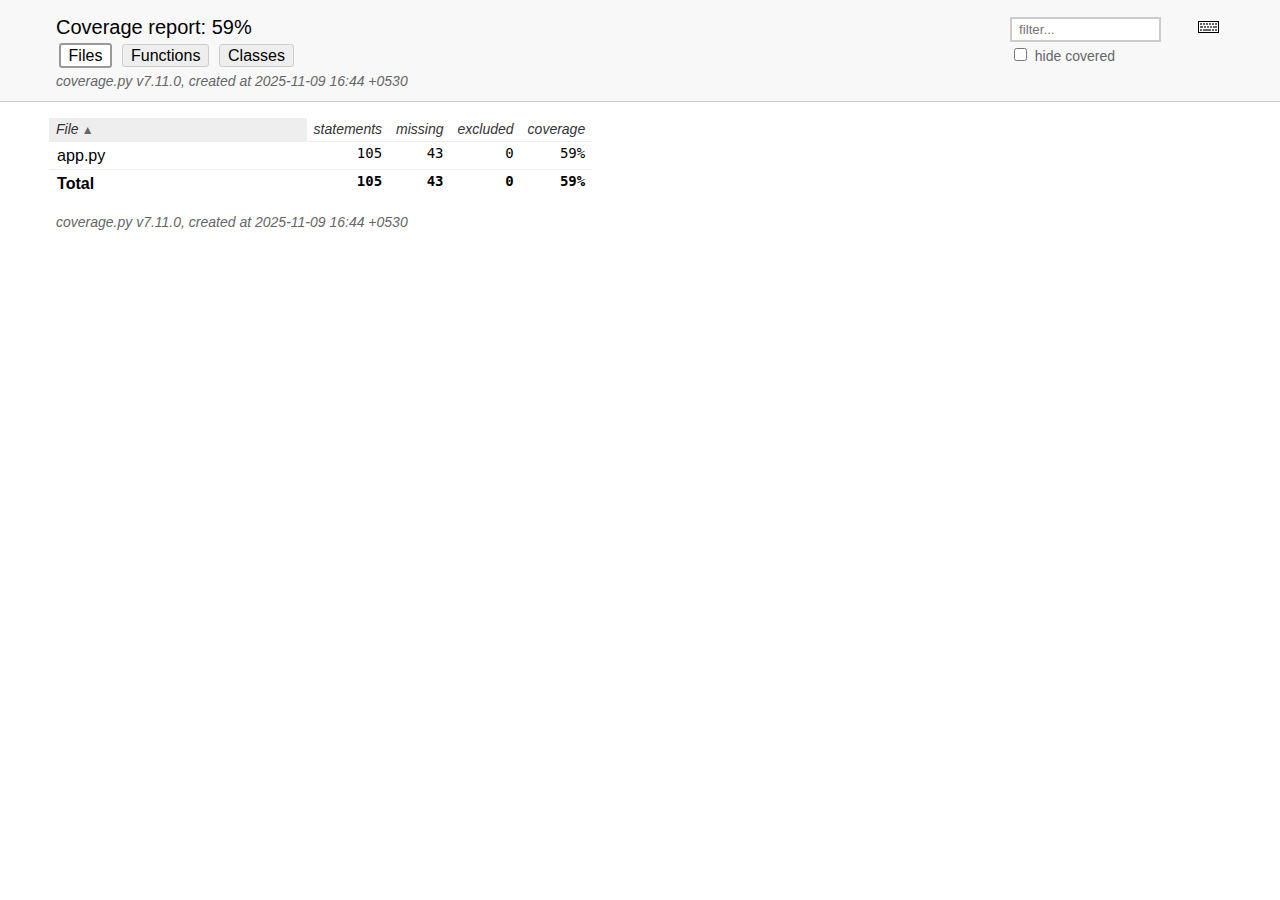
<file: htmlcov/index.html>
<!DOCTYPE html>
<html lang="en">
<head>
    <meta http-equiv="Content-Type" content="text/html; charset=utf-8">
    <title>Coverage report</title>
    <link rel="icon" sizes="32x32" href="favicon_32_cb_58284776.png">
    <link rel="stylesheet" href="style_cb_dca529e9.css" type="text/css">
    <script src="coverage_html_cb_497bf287.js" defer></script>
</head>
<body class="indexfile">
<header>
    <div class="content">
        <h1>Coverage report:
            <span class="pc_cov">59%</span>
        </h1>
        <aside id="help_panel_wrapper">
            <input id="help_panel_state" type="checkbox">
            <label for="help_panel_state">
                <img id="keyboard_icon" src="keybd_closed_cb_ce680311.png" alt="Show/hide keyboard shortcuts">
            </label>
            <div id="help_panel">
                <p class="legend">Shortcuts on this page</p>
                <div class="keyhelp">
                    <p>
                        <kbd>f</kbd>
                        <kbd>s</kbd>
                        <kbd>m</kbd>
                        <kbd>x</kbd>
                        <kbd>c</kbd>
                        &nbsp; change column sorting
                    </p>
                    <p>
                        <kbd>[</kbd>
                        <kbd>]</kbd>
                        &nbsp; prev/next file
                    </p>
                    <p>
                        <kbd>?</kbd> &nbsp; show/hide this help
                    </p>
                </div>
            </div>
        </aside>
        <form id="filter_container">
            <input id="filter" type="text" value="" placeholder="filter...">
            <div>
                <input id="hide100" type="checkbox" >
                <label for="hide100">hide covered</label>
            </div>
        </form>
        <h2>
                <a class="button current">Files</a>
                <a class="button" href="function_index.html">Functions</a>
                <a class="button" href="class_index.html">Classes</a>
        </h2>
        <p class="text">
            <a class="nav" href="https://coverage.readthedocs.io/en/7.11.0">coverage.py v7.11.0</a>,
            created at 2025-11-09 16:44 +0530
        </p>
    </div>
</header>
<main id="index">
    <table class="index" data-sortable>
        <thead>
            <tr class="tablehead" title="Click to sort">
                <th id="file" class="name left" aria-sort="none" data-shortcut="f">File<span class="arrows"></span></th>
                <th id="statements" aria-sort="none" data-default-sort-order="descending" data-shortcut="s">statements<span class="arrows"></span></th>
                <th id="missing" aria-sort="none" data-default-sort-order="descending" data-shortcut="m">missing<span class="arrows"></span></th>
                <th id="excluded" aria-sort="none" data-default-sort-order="descending" data-shortcut="x">excluded<span class="arrows"></span></th>
                <th id="coverage" class="right" aria-sort="none" data-shortcut="c">coverage<span class="arrows"></span></th>
            </tr>
        </thead>
        <tbody>
            <tr class="region">
                <td class="name left"><a href="app_py.html">app.py</a></td>
                <td>105</td>
                <td>43</td>
                <td>0</td>
                <td class="right" data-ratio="62 105">59%</td>
            </tr>
        </tbody>
        <tfoot>
            <tr class="total">
                <td class="name left">Total</td>
                <td>105</td>
                <td>43</td>
                <td>0</td>
                <td class="right" data-ratio="62 105">59%</td>
            </tr>
        </tfoot>
    </table>
    <p id="no_rows">
        No items found using the specified filter.
    </p>
</main>
<footer>
    <div class="content">
        <p>
            <a class="nav" href="https://coverage.readthedocs.io/en/7.11.0">coverage.py v7.11.0</a>,
            created at 2025-11-09 16:44 +0530
        </p>
    </div>
    <aside class="hidden">
        <a id="prevFileLink" class="nav" href="app_py.html"></a>
        <a id="nextFileLink" class="nav" href="app_py.html"></a>
        <button type="button" class="button_prev_file" data-shortcut="["></button>
        <button type="button" class="button_next_file" data-shortcut="]"></button>
        <button type="button" class="button_show_hide_help" data-shortcut="?"></button>
    </aside>
</footer>
</body>
</html>
</file>
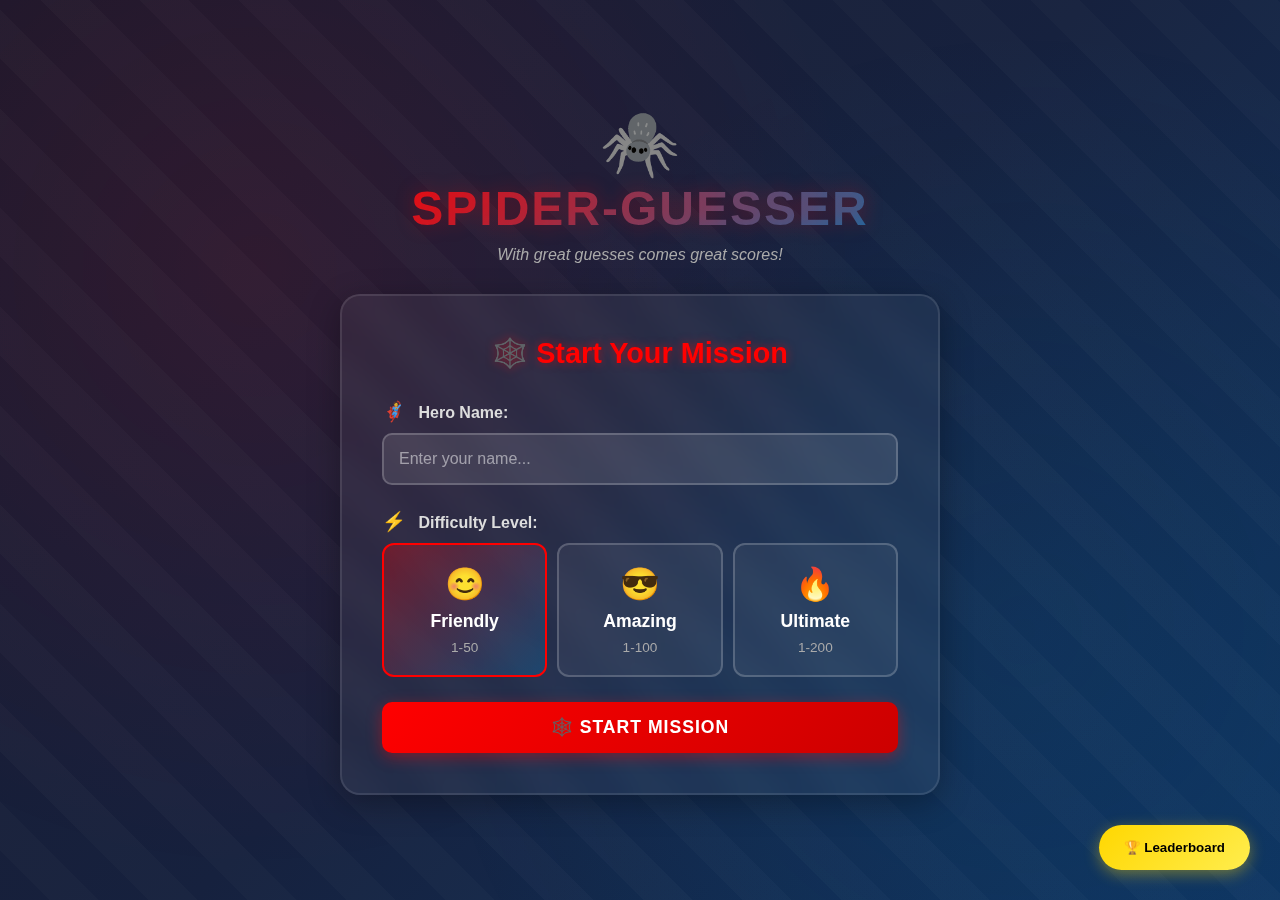
<file: templates/index.html>
<!DOCTYPE html>
<html lang="en">
<head>
    <meta charset="UTF-8">
    <meta name="viewport" content="width=device-width, initial-scale=1.0">
    <title>🕷️ Spider-Guesser | Number Guessing Game</title>
    <link rel="stylesheet" href="/static/css/style.css">
</head>
<body>
    <!-- Spider-web background effect -->
    <div class="web-background"></div>
    
    <!-- Main Container -->
    <div class="container">
        <!-- Header -->
        <header class="game-header">
            <div class="spider-logo">🕷️</div>
            <h1 class="game-title">SPIDER-GUESSER</h1>
            <p class="subtitle">With great guesses comes great scores!</p>
        </header>

        <!-- Game Setup Screen -->
        <div id="setupScreen" class="screen active">
            <div class="card">
                <h2>🕸️ Start Your Mission</h2>
                <form id="startGameForm">
                    <div class="form-group">
                        <label for="playerName">
                            <span class="label-icon">🦸</span>
                            Hero Name:
                        </label>
                        <input 
                            type="text" 
                            id="playerName" 
                            placeholder="Enter your name..." 
                            maxlength="20"
                            required
                        >
                    </div>

                    <div class="form-group">
                        <label>
                            <span class="label-icon">⚡</span>
                            Difficulty Level:
                        </label>
                        <div class="difficulty-buttons">
                            <button type="button" class="difficulty-btn active" data-difficulty="easy">
                                <span class="diff-emoji">😊</span>
                                <span class="diff-name">Friendly</span>
                                <span class="diff-range">1-50</span>
                            </button>
                            <button type="button" class="difficulty-btn" data-difficulty="medium">
                                <span class="diff-emoji">😎</span>
                                <span class="diff-name">Amazing</span>
                                <span class="diff-range">1-100</span>
                            </button>
                            <button type="button" class="difficulty-btn" data-difficulty="hard">
                                <span class="diff-emoji">🔥</span>
                                <span class="diff-name">Ultimate</span>
                                <span class="diff-range">1-200</span>
                            </button>
                        </div>
                    </div>

                    <button type="submit" class="btn btn-primary">
                        🕸️ Start Mission
                    </button>
                </form>
            </div>
        </div>

        <!-- Game Play Screen -->
        <div id="gameScreen" class="screen">
            <div class="card">
                <div class="game-info">
                    <div class="info-item">
                        <span class="info-label">🦸 Hero:</span>
                        <span id="displayPlayerName">-</span>
                    </div>
                    <div class="info-item">
                        <span class="info-label">⚡ Level:</span>
                        <span id="displayDifficulty">-</span>
                    </div>
                    <div class="info-item">
                        <span class="info-label">🎯 Range:</span>
                        <span id="displayRange">-</span>
                    </div>
                </div>

                <div class="attempts-tracker">
                    <span class="attempts-text">Web Shots Left:</span>
                    <div class="web-shots">
                        <span id="attemptsRemaining">0</span> / <span id="maxAttempts">0</span>
                    </div>
                </div>

                <form id="guessForm">
                    <div class="guess-input-group">
                        <input 
                            type="number" 
                            id="guessInput" 
                            placeholder="Enter your guess..."
                            required
                        >
                        <button type="submit" class="btn btn-guess">
                            🕸️ Shoot!
                        </button>
                    </div>
                </form>

                <div id="hintBox" class="hint-box hidden">
                    <div class="hint-icon">🕷️</div>
                    <div id="hintText" class="hint-text"></div>
                </div>

                <div id="guessList" class="guess-list"></div>
            </div>
        </div>

        <!-- Game Result Screen -->
        <div id="resultScreen" class="screen">
            <div class="card result-card">
                <div id="resultEmoji" class="result-emoji"></div>
                <h2 id="resultTitle" class="result-title"></h2>
                <div id="resultMessage" class="result-message"></div>
                
                <div id="scoreDisplay" class="score-display hidden">
                    <div class="score-label">Final Score</div>
                    <div id="finalScore" class="score-value">0</div>
                </div>

                <div class="result-stats">
                    <div class="stat-item">
                        <span class="stat-label">🎯 Target Number:</span>
                        <span id="targetNumber" class="stat-value">-</span>
                    </div>
                    <div class="stat-item">
                        <span class="stat-label">🕸️ Total Attempts:</span>
                        <span id="totalAttempts" class="stat-value">-</span>
                    </div>
                </div>

                <button class="btn btn-primary" onclick="restartGame()">
                    🔄 New Mission
                </button>
            </div>
        </div>

        <!-- Leaderboard Toggle -->
        <button class="leaderboard-toggle" onclick="toggleLeaderboard()">
            🏆 Leaderboard
        </button>

        <!-- Leaderboard Popup -->
        <div id="leaderboardPopup" class="popup hidden">
            <div class="popup-content">
                <button class="popup-close" onclick="toggleLeaderboard()">✖</button>
                <h2>🏆 Hall of Heroes</h2>
                <div id="leaderboardList" class="leaderboard-list">
                    <div class="loading">Loading...</div>
                </div>
            </div>
        </div>
    </div>

    <script src="/static/js/game.js"></script>
</body>
</html>
</file>
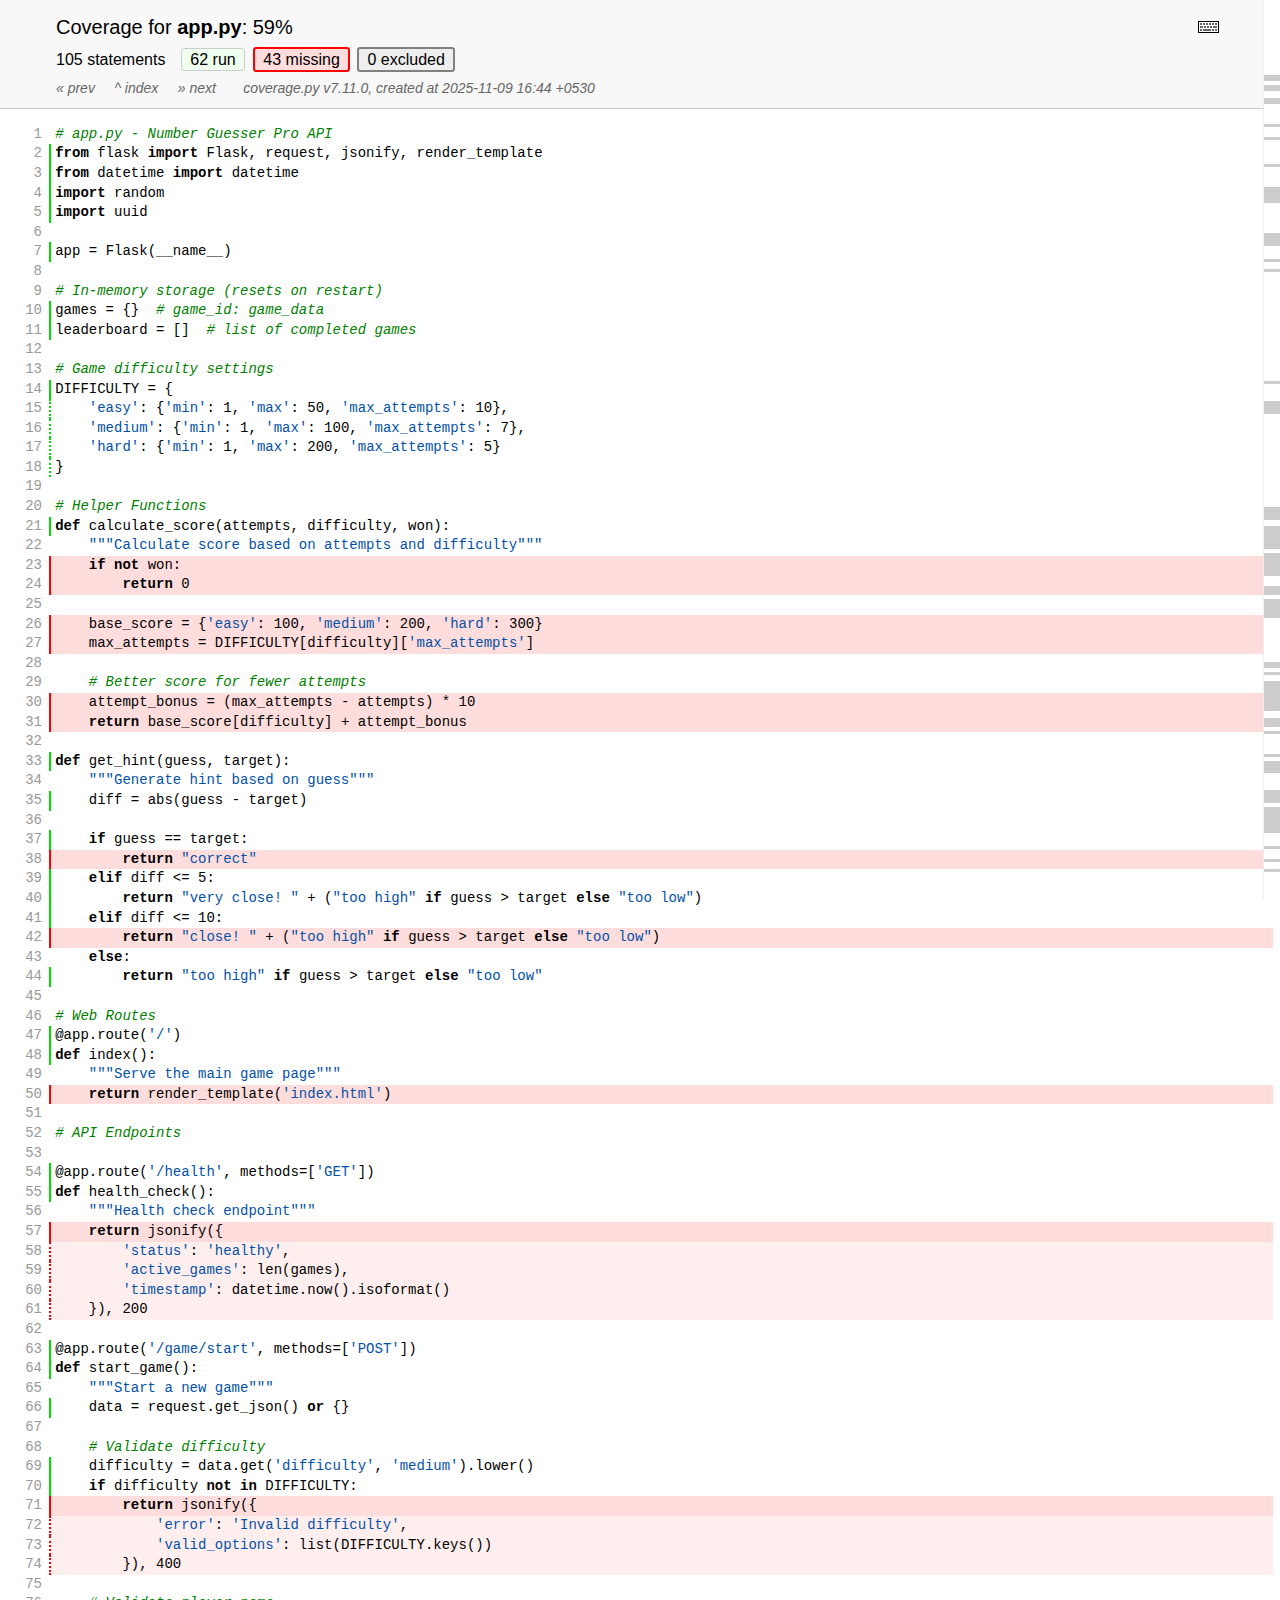
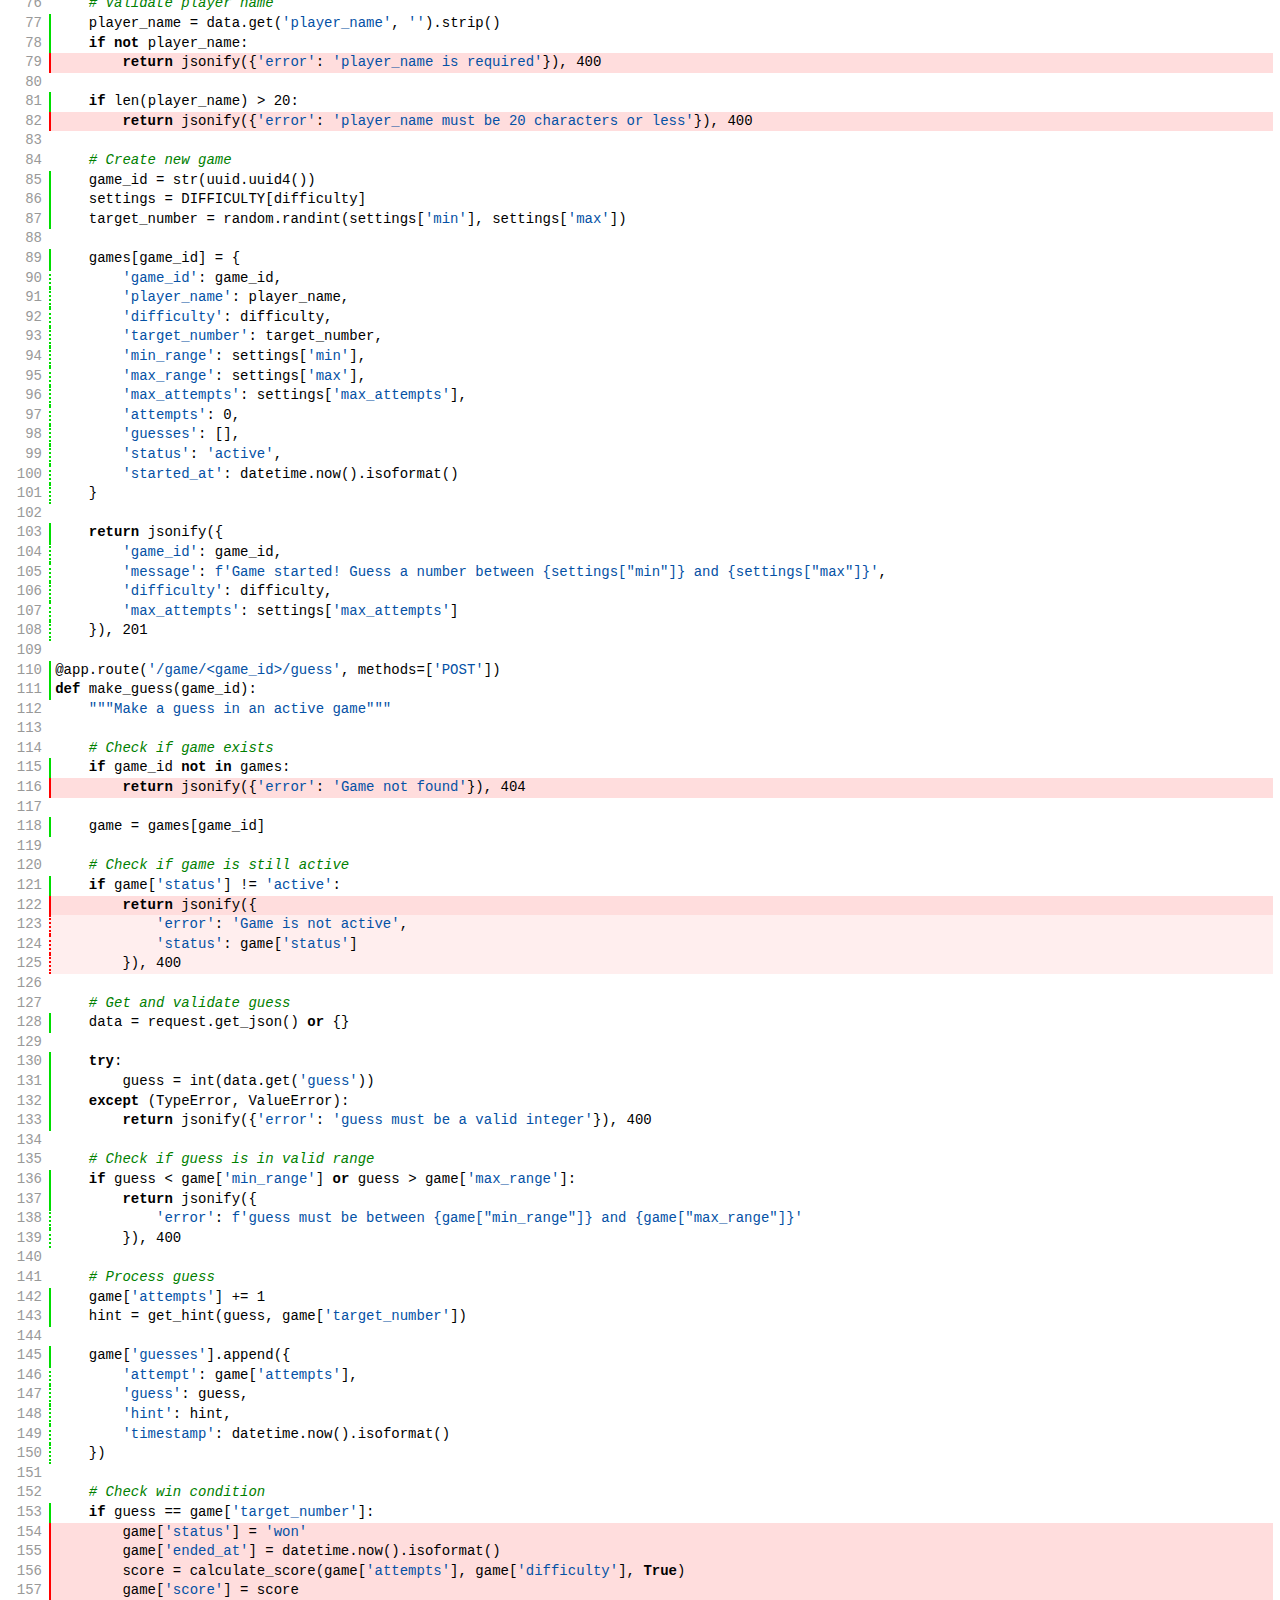
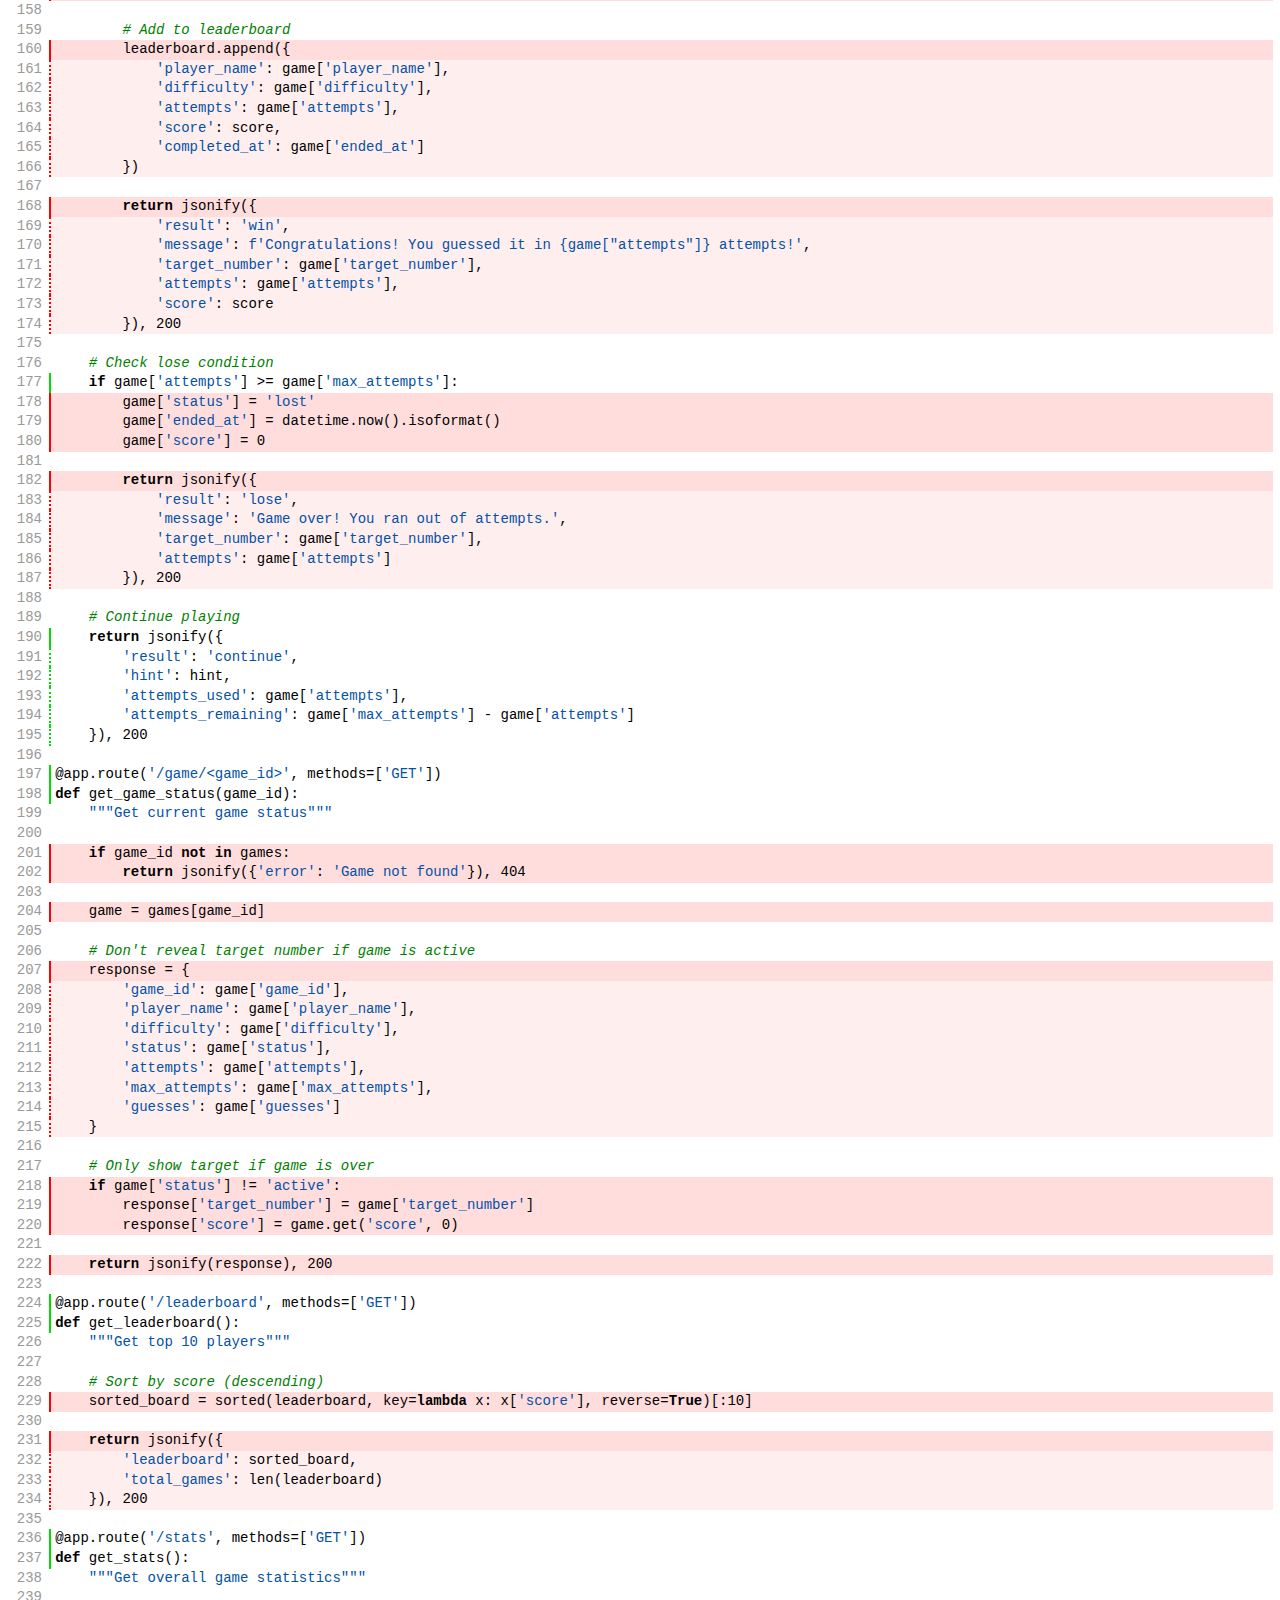
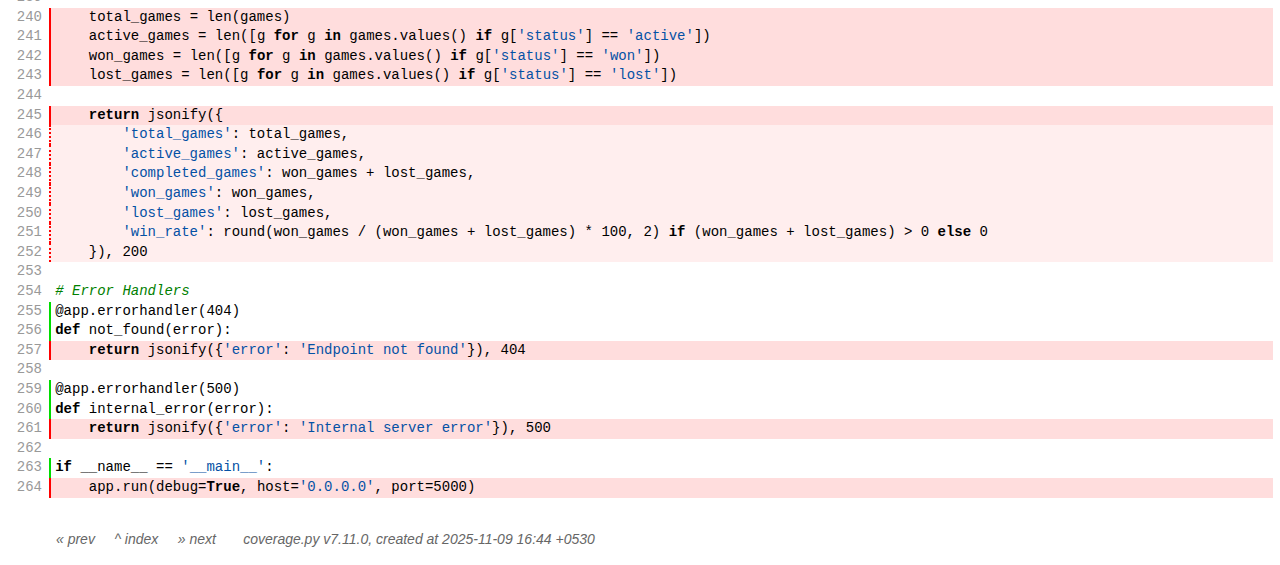
<file: htmlcov/app_py.html>
<!DOCTYPE html>
<html lang="en">
<head>
    <meta http-equiv="Content-Type" content="text/html; charset=utf-8">
    <title>Coverage for app.py: 59%</title>
    <link rel="icon" sizes="32x32" href="favicon_32_cb_58284776.png">
    <link rel="stylesheet" href="style_cb_dca529e9.css" type="text/css">
    <script src="coverage_html_cb_497bf287.js" defer></script>
</head>
<body class="pyfile">
<header>
    <div class="content">
        <h1>
            <span class="text">Coverage for </span><b>app.py</b>:
            <span class="pc_cov">59%</span>
        </h1>
        <aside id="help_panel_wrapper">
            <input id="help_panel_state" type="checkbox">
            <label for="help_panel_state">
                <img id="keyboard_icon" src="keybd_closed_cb_ce680311.png" alt="Show/hide keyboard shortcuts">
            </label>
            <div id="help_panel">
                <p class="legend">Shortcuts on this page</p>
                <div class="keyhelp">
                    <p>
                        <kbd>r</kbd>
                        <kbd>m</kbd>
                        <kbd>x</kbd>
                        &nbsp; toggle line displays
                    </p>
                    <p>
                        <kbd>j</kbd>
                        <kbd>k</kbd>
                        &nbsp; next/prev highlighted chunk
                    </p>
                    <p>
                        <kbd>0</kbd> &nbsp; (zero) top of page
                    </p>
                    <p>
                        <kbd>1</kbd> &nbsp; (one) first highlighted chunk
                    </p>
                    <p>
                        <kbd>[</kbd>
                        <kbd>]</kbd>
                        &nbsp; prev/next file
                    </p>
                    <p>
                        <kbd>u</kbd> &nbsp; up to the index
                    </p>
                    <p>
                        <kbd>?</kbd> &nbsp; show/hide this help
                    </p>
                </div>
            </div>
        </aside>
        <h2>
            <span class="text">105 statements &nbsp;</span>
            <button type="button" class="run button_toggle_run" value="run" data-shortcut="r" title="Toggle lines run">62<span class="text"> run</span></button>
            <button type="button" class="mis show_mis button_toggle_mis" value="mis" data-shortcut="m" title="Toggle lines missing">43<span class="text"> missing</span></button>
            <button type="button" class="exc show_exc button_toggle_exc" value="exc" data-shortcut="x" title="Toggle lines excluded">0<span class="text"> excluded</span></button>
        </h2>
        <p class="text">
            <a id="prevFileLink" class="nav" href="index.html">&#xab; prev</a> &nbsp; &nbsp;
            <a id="indexLink" class="nav" href="index.html">&Hat; index</a> &nbsp; &nbsp;
            <a id="nextFileLink" class="nav" href="index.html">&#xbb; next</a>
            &nbsp; &nbsp; &nbsp;
            <a class="nav" href="https://coverage.readthedocs.io/en/7.11.0">coverage.py v7.11.0</a>,
            created at 2025-11-09 16:44 +0530
        </p>
        <aside class="hidden">
            <button type="button" class="button_next_chunk" data-shortcut="j"></button>
            <button type="button" class="button_prev_chunk" data-shortcut="k"></button>
            <button type="button" class="button_top_of_page" data-shortcut="0"></button>
            <button type="button" class="button_first_chunk" data-shortcut="1"></button>
            <button type="button" class="button_prev_file" data-shortcut="["></button>
            <button type="button" class="button_next_file" data-shortcut="]"></button>
            <button type="button" class="button_to_index" data-shortcut="u"></button>
            <button type="button" class="button_show_hide_help" data-shortcut="?"></button>
        </aside>
    </div>
</header>
<main id="source">
    <p class="pln"><span class="n"><a id="t1" href="#t1">1</a></span><span class="t"><span class="com"># app.py - Number Guesser Pro API</span>&nbsp;</span><span class="r"></span></p>
    <p class="run"><span class="n"><a id="t2" href="#t2">2</a></span><span class="t"><span class="key">from</span> <span class="nam">flask</span> <span class="key">import</span> <span class="nam">Flask</span><span class="op">,</span> <span class="nam">request</span><span class="op">,</span> <span class="nam">jsonify</span><span class="op">,</span> <span class="nam">render_template</span>&nbsp;</span><span class="r"></span></p>
    <p class="run"><span class="n"><a id="t3" href="#t3">3</a></span><span class="t"><span class="key">from</span> <span class="nam">datetime</span> <span class="key">import</span> <span class="nam">datetime</span>&nbsp;</span><span class="r"></span></p>
    <p class="run"><span class="n"><a id="t4" href="#t4">4</a></span><span class="t"><span class="key">import</span> <span class="nam">random</span>&nbsp;</span><span class="r"></span></p>
    <p class="run"><span class="n"><a id="t5" href="#t5">5</a></span><span class="t"><span class="key">import</span> <span class="nam">uuid</span>&nbsp;</span><span class="r"></span></p>
    <p class="pln"><span class="n"><a id="t6" href="#t6">6</a></span><span class="t">&nbsp;</span><span class="r"></span></p>
    <p class="run"><span class="n"><a id="t7" href="#t7">7</a></span><span class="t"><span class="nam">app</span> <span class="op">=</span> <span class="nam">Flask</span><span class="op">(</span><span class="nam">__name__</span><span class="op">)</span>&nbsp;</span><span class="r"></span></p>
    <p class="pln"><span class="n"><a id="t8" href="#t8">8</a></span><span class="t">&nbsp;</span><span class="r"></span></p>
    <p class="pln"><span class="n"><a id="t9" href="#t9">9</a></span><span class="t"><span class="com"># In-memory storage (resets on restart)</span>&nbsp;</span><span class="r"></span></p>
    <p class="run"><span class="n"><a id="t10" href="#t10">10</a></span><span class="t"><span class="nam">games</span> <span class="op">=</span> <span class="op">{</span><span class="op">}</span>  <span class="com"># game_id: game_data</span>&nbsp;</span><span class="r"></span></p>
    <p class="run"><span class="n"><a id="t11" href="#t11">11</a></span><span class="t"><span class="nam">leaderboard</span> <span class="op">=</span> <span class="op">[</span><span class="op">]</span>  <span class="com"># list of completed games</span>&nbsp;</span><span class="r"></span></p>
    <p class="pln"><span class="n"><a id="t12" href="#t12">12</a></span><span class="t">&nbsp;</span><span class="r"></span></p>
    <p class="pln"><span class="n"><a id="t13" href="#t13">13</a></span><span class="t"><span class="com"># Game difficulty settings</span>&nbsp;</span><span class="r"></span></p>
    <p class="run"><span class="n"><a id="t14" href="#t14">14</a></span><span class="t"><span class="nam">DIFFICULTY</span> <span class="op">=</span> <span class="op">{</span>&nbsp;</span><span class="r"></span></p>
    <p class="run run2"><span class="n"><a id="t15" href="#t15">15</a></span><span class="t">    <span class="str">'easy'</span><span class="op">:</span> <span class="op">{</span><span class="str">'min'</span><span class="op">:</span> <span class="num">1</span><span class="op">,</span> <span class="str">'max'</span><span class="op">:</span> <span class="num">50</span><span class="op">,</span> <span class="str">'max_attempts'</span><span class="op">:</span> <span class="num">10</span><span class="op">}</span><span class="op">,</span>&nbsp;</span><span class="r"></span></p>
    <p class="run run2"><span class="n"><a id="t16" href="#t16">16</a></span><span class="t">    <span class="str">'medium'</span><span class="op">:</span> <span class="op">{</span><span class="str">'min'</span><span class="op">:</span> <span class="num">1</span><span class="op">,</span> <span class="str">'max'</span><span class="op">:</span> <span class="num">100</span><span class="op">,</span> <span class="str">'max_attempts'</span><span class="op">:</span> <span class="num">7</span><span class="op">}</span><span class="op">,</span>&nbsp;</span><span class="r"></span></p>
    <p class="run run2"><span class="n"><a id="t17" href="#t17">17</a></span><span class="t">    <span class="str">'hard'</span><span class="op">:</span> <span class="op">{</span><span class="str">'min'</span><span class="op">:</span> <span class="num">1</span><span class="op">,</span> <span class="str">'max'</span><span class="op">:</span> <span class="num">200</span><span class="op">,</span> <span class="str">'max_attempts'</span><span class="op">:</span> <span class="num">5</span><span class="op">}</span>&nbsp;</span><span class="r"></span></p>
    <p class="run run2"><span class="n"><a id="t18" href="#t18">18</a></span><span class="t"><span class="op">}</span>&nbsp;</span><span class="r"></span></p>
    <p class="pln"><span class="n"><a id="t19" href="#t19">19</a></span><span class="t">&nbsp;</span><span class="r"></span></p>
    <p class="pln"><span class="n"><a id="t20" href="#t20">20</a></span><span class="t"><span class="com"># Helper Functions</span>&nbsp;</span><span class="r"></span></p>
    <p class="run"><span class="n"><a id="t21" href="#t21">21</a></span><span class="t"><span class="key">def</span> <span class="nam">calculate_score</span><span class="op">(</span><span class="nam">attempts</span><span class="op">,</span> <span class="nam">difficulty</span><span class="op">,</span> <span class="nam">won</span><span class="op">)</span><span class="op">:</span>&nbsp;</span><span class="r"></span></p>
    <p class="pln"><span class="n"><a id="t22" href="#t22">22</a></span><span class="t">    <span class="str">"""Calculate score based on attempts and difficulty"""</span>&nbsp;</span><span class="r"></span></p>
    <p class="mis show_mis"><span class="n"><a id="t23" href="#t23">23</a></span><span class="t">    <span class="key">if</span> <span class="key">not</span> <span class="nam">won</span><span class="op">:</span>&nbsp;</span><span class="r"></span></p>
    <p class="mis show_mis"><span class="n"><a id="t24" href="#t24">24</a></span><span class="t">        <span class="key">return</span> <span class="num">0</span>&nbsp;</span><span class="r"></span></p>
    <p class="pln"><span class="n"><a id="t25" href="#t25">25</a></span><span class="t">&nbsp;</span><span class="r"></span></p>
    <p class="mis show_mis"><span class="n"><a id="t26" href="#t26">26</a></span><span class="t">    <span class="nam">base_score</span> <span class="op">=</span> <span class="op">{</span><span class="str">'easy'</span><span class="op">:</span> <span class="num">100</span><span class="op">,</span> <span class="str">'medium'</span><span class="op">:</span> <span class="num">200</span><span class="op">,</span> <span class="str">'hard'</span><span class="op">:</span> <span class="num">300</span><span class="op">}</span>&nbsp;</span><span class="r"></span></p>
    <p class="mis show_mis"><span class="n"><a id="t27" href="#t27">27</a></span><span class="t">    <span class="nam">max_attempts</span> <span class="op">=</span> <span class="nam">DIFFICULTY</span><span class="op">[</span><span class="nam">difficulty</span><span class="op">]</span><span class="op">[</span><span class="str">'max_attempts'</span><span class="op">]</span>&nbsp;</span><span class="r"></span></p>
    <p class="pln"><span class="n"><a id="t28" href="#t28">28</a></span><span class="t">&nbsp;</span><span class="r"></span></p>
    <p class="pln"><span class="n"><a id="t29" href="#t29">29</a></span><span class="t">    <span class="com"># Better score for fewer attempts</span>&nbsp;</span><span class="r"></span></p>
    <p class="mis show_mis"><span class="n"><a id="t30" href="#t30">30</a></span><span class="t">    <span class="nam">attempt_bonus</span> <span class="op">=</span> <span class="op">(</span><span class="nam">max_attempts</span> <span class="op">-</span> <span class="nam">attempts</span><span class="op">)</span> <span class="op">*</span> <span class="num">10</span>&nbsp;</span><span class="r"></span></p>
    <p class="mis show_mis"><span class="n"><a id="t31" href="#t31">31</a></span><span class="t">    <span class="key">return</span> <span class="nam">base_score</span><span class="op">[</span><span class="nam">difficulty</span><span class="op">]</span> <span class="op">+</span> <span class="nam">attempt_bonus</span>&nbsp;</span><span class="r"></span></p>
    <p class="pln"><span class="n"><a id="t32" href="#t32">32</a></span><span class="t">&nbsp;</span><span class="r"></span></p>
    <p class="run"><span class="n"><a id="t33" href="#t33">33</a></span><span class="t"><span class="key">def</span> <span class="nam">get_hint</span><span class="op">(</span><span class="nam">guess</span><span class="op">,</span> <span class="nam">target</span><span class="op">)</span><span class="op">:</span>&nbsp;</span><span class="r"></span></p>
    <p class="pln"><span class="n"><a id="t34" href="#t34">34</a></span><span class="t">    <span class="str">"""Generate hint based on guess"""</span>&nbsp;</span><span class="r"></span></p>
    <p class="run"><span class="n"><a id="t35" href="#t35">35</a></span><span class="t">    <span class="nam">diff</span> <span class="op">=</span> <span class="nam">abs</span><span class="op">(</span><span class="nam">guess</span> <span class="op">-</span> <span class="nam">target</span><span class="op">)</span>&nbsp;</span><span class="r"></span></p>
    <p class="pln"><span class="n"><a id="t36" href="#t36">36</a></span><span class="t">&nbsp;</span><span class="r"></span></p>
    <p class="run"><span class="n"><a id="t37" href="#t37">37</a></span><span class="t">    <span class="key">if</span> <span class="nam">guess</span> <span class="op">==</span> <span class="nam">target</span><span class="op">:</span>&nbsp;</span><span class="r"></span></p>
    <p class="mis show_mis"><span class="n"><a id="t38" href="#t38">38</a></span><span class="t">        <span class="key">return</span> <span class="str">"correct"</span>&nbsp;</span><span class="r"></span></p>
    <p class="run"><span class="n"><a id="t39" href="#t39">39</a></span><span class="t">    <span class="key">elif</span> <span class="nam">diff</span> <span class="op">&lt;=</span> <span class="num">5</span><span class="op">:</span>&nbsp;</span><span class="r"></span></p>
    <p class="run"><span class="n"><a id="t40" href="#t40">40</a></span><span class="t">        <span class="key">return</span> <span class="str">"very close! "</span> <span class="op">+</span> <span class="op">(</span><span class="str">"too high"</span> <span class="key">if</span> <span class="nam">guess</span> <span class="op">></span> <span class="nam">target</span> <span class="key">else</span> <span class="str">"too low"</span><span class="op">)</span>&nbsp;</span><span class="r"></span></p>
    <p class="run"><span class="n"><a id="t41" href="#t41">41</a></span><span class="t">    <span class="key">elif</span> <span class="nam">diff</span> <span class="op">&lt;=</span> <span class="num">10</span><span class="op">:</span>&nbsp;</span><span class="r"></span></p>
    <p class="mis show_mis"><span class="n"><a id="t42" href="#t42">42</a></span><span class="t">        <span class="key">return</span> <span class="str">"close! "</span> <span class="op">+</span> <span class="op">(</span><span class="str">"too high"</span> <span class="key">if</span> <span class="nam">guess</span> <span class="op">></span> <span class="nam">target</span> <span class="key">else</span> <span class="str">"too low"</span><span class="op">)</span>&nbsp;</span><span class="r"></span></p>
    <p class="pln"><span class="n"><a id="t43" href="#t43">43</a></span><span class="t">    <span class="key">else</span><span class="op">:</span>&nbsp;</span><span class="r"></span></p>
    <p class="run"><span class="n"><a id="t44" href="#t44">44</a></span><span class="t">        <span class="key">return</span> <span class="str">"too high"</span> <span class="key">if</span> <span class="nam">guess</span> <span class="op">></span> <span class="nam">target</span> <span class="key">else</span> <span class="str">"too low"</span>&nbsp;</span><span class="r"></span></p>
    <p class="pln"><span class="n"><a id="t45" href="#t45">45</a></span><span class="t">&nbsp;</span><span class="r"></span></p>
    <p class="pln"><span class="n"><a id="t46" href="#t46">46</a></span><span class="t"><span class="com"># Web Routes</span>&nbsp;</span><span class="r"></span></p>
    <p class="run"><span class="n"><a id="t47" href="#t47">47</a></span><span class="t"><span class="op">@</span><span class="nam">app</span><span class="op">.</span><span class="nam">route</span><span class="op">(</span><span class="str">'/'</span><span class="op">)</span>&nbsp;</span><span class="r"></span></p>
    <p class="run"><span class="n"><a id="t48" href="#t48">48</a></span><span class="t"><span class="key">def</span> <span class="nam">index</span><span class="op">(</span><span class="op">)</span><span class="op">:</span>&nbsp;</span><span class="r"></span></p>
    <p class="pln"><span class="n"><a id="t49" href="#t49">49</a></span><span class="t">    <span class="str">"""Serve the main game page"""</span>&nbsp;</span><span class="r"></span></p>
    <p class="mis show_mis"><span class="n"><a id="t50" href="#t50">50</a></span><span class="t">    <span class="key">return</span> <span class="nam">render_template</span><span class="op">(</span><span class="str">'index.html'</span><span class="op">)</span>&nbsp;</span><span class="r"></span></p>
    <p class="pln"><span class="n"><a id="t51" href="#t51">51</a></span><span class="t">&nbsp;</span><span class="r"></span></p>
    <p class="pln"><span class="n"><a id="t52" href="#t52">52</a></span><span class="t"><span class="com"># API Endpoints</span>&nbsp;</span><span class="r"></span></p>
    <p class="pln"><span class="n"><a id="t53" href="#t53">53</a></span><span class="t">&nbsp;</span><span class="r"></span></p>
    <p class="run"><span class="n"><a id="t54" href="#t54">54</a></span><span class="t"><span class="op">@</span><span class="nam">app</span><span class="op">.</span><span class="nam">route</span><span class="op">(</span><span class="str">'/health'</span><span class="op">,</span> <span class="nam">methods</span><span class="op">=</span><span class="op">[</span><span class="str">'GET'</span><span class="op">]</span><span class="op">)</span>&nbsp;</span><span class="r"></span></p>
    <p class="run"><span class="n"><a id="t55" href="#t55">55</a></span><span class="t"><span class="key">def</span> <span class="nam">health_check</span><span class="op">(</span><span class="op">)</span><span class="op">:</span>&nbsp;</span><span class="r"></span></p>
    <p class="pln"><span class="n"><a id="t56" href="#t56">56</a></span><span class="t">    <span class="str">"""Health check endpoint"""</span>&nbsp;</span><span class="r"></span></p>
    <p class="mis show_mis"><span class="n"><a id="t57" href="#t57">57</a></span><span class="t">    <span class="key">return</span> <span class="nam">jsonify</span><span class="op">(</span><span class="op">{</span>&nbsp;</span><span class="r"></span></p>
    <p class="mis mis2 show_mis"><span class="n"><a id="t58" href="#t58">58</a></span><span class="t">        <span class="str">'status'</span><span class="op">:</span> <span class="str">'healthy'</span><span class="op">,</span>&nbsp;</span><span class="r"></span></p>
    <p class="mis mis2 show_mis"><span class="n"><a id="t59" href="#t59">59</a></span><span class="t">        <span class="str">'active_games'</span><span class="op">:</span> <span class="nam">len</span><span class="op">(</span><span class="nam">games</span><span class="op">)</span><span class="op">,</span>&nbsp;</span><span class="r"></span></p>
    <p class="mis mis2 show_mis"><span class="n"><a id="t60" href="#t60">60</a></span><span class="t">        <span class="str">'timestamp'</span><span class="op">:</span> <span class="nam">datetime</span><span class="op">.</span><span class="nam">now</span><span class="op">(</span><span class="op">)</span><span class="op">.</span><span class="nam">isoformat</span><span class="op">(</span><span class="op">)</span>&nbsp;</span><span class="r"></span></p>
    <p class="mis mis2 show_mis"><span class="n"><a id="t61" href="#t61">61</a></span><span class="t">    <span class="op">}</span><span class="op">)</span><span class="op">,</span> <span class="num">200</span>&nbsp;</span><span class="r"></span></p>
    <p class="pln"><span class="n"><a id="t62" href="#t62">62</a></span><span class="t">&nbsp;</span><span class="r"></span></p>
    <p class="run"><span class="n"><a id="t63" href="#t63">63</a></span><span class="t"><span class="op">@</span><span class="nam">app</span><span class="op">.</span><span class="nam">route</span><span class="op">(</span><span class="str">'/game/start'</span><span class="op">,</span> <span class="nam">methods</span><span class="op">=</span><span class="op">[</span><span class="str">'POST'</span><span class="op">]</span><span class="op">)</span>&nbsp;</span><span class="r"></span></p>
    <p class="run"><span class="n"><a id="t64" href="#t64">64</a></span><span class="t"><span class="key">def</span> <span class="nam">start_game</span><span class="op">(</span><span class="op">)</span><span class="op">:</span>&nbsp;</span><span class="r"></span></p>
    <p class="pln"><span class="n"><a id="t65" href="#t65">65</a></span><span class="t">    <span class="str">"""Start a new game"""</span>&nbsp;</span><span class="r"></span></p>
    <p class="run"><span class="n"><a id="t66" href="#t66">66</a></span><span class="t">    <span class="nam">data</span> <span class="op">=</span> <span class="nam">request</span><span class="op">.</span><span class="nam">get_json</span><span class="op">(</span><span class="op">)</span> <span class="key">or</span> <span class="op">{</span><span class="op">}</span>&nbsp;</span><span class="r"></span></p>
    <p class="pln"><span class="n"><a id="t67" href="#t67">67</a></span><span class="t">&nbsp;</span><span class="r"></span></p>
    <p class="pln"><span class="n"><a id="t68" href="#t68">68</a></span><span class="t">    <span class="com"># Validate difficulty</span>&nbsp;</span><span class="r"></span></p>
    <p class="run"><span class="n"><a id="t69" href="#t69">69</a></span><span class="t">    <span class="nam">difficulty</span> <span class="op">=</span> <span class="nam">data</span><span class="op">.</span><span class="nam">get</span><span class="op">(</span><span class="str">'difficulty'</span><span class="op">,</span> <span class="str">'medium'</span><span class="op">)</span><span class="op">.</span><span class="nam">lower</span><span class="op">(</span><span class="op">)</span>&nbsp;</span><span class="r"></span></p>
    <p class="run"><span class="n"><a id="t70" href="#t70">70</a></span><span class="t">    <span class="key">if</span> <span class="nam">difficulty</span> <span class="key">not</span> <span class="key">in</span> <span class="nam">DIFFICULTY</span><span class="op">:</span>&nbsp;</span><span class="r"></span></p>
    <p class="mis show_mis"><span class="n"><a id="t71" href="#t71">71</a></span><span class="t">        <span class="key">return</span> <span class="nam">jsonify</span><span class="op">(</span><span class="op">{</span>&nbsp;</span><span class="r"></span></p>
    <p class="mis mis2 show_mis"><span class="n"><a id="t72" href="#t72">72</a></span><span class="t">            <span class="str">'error'</span><span class="op">:</span> <span class="str">'Invalid difficulty'</span><span class="op">,</span>&nbsp;</span><span class="r"></span></p>
    <p class="mis mis2 show_mis"><span class="n"><a id="t73" href="#t73">73</a></span><span class="t">            <span class="str">'valid_options'</span><span class="op">:</span> <span class="nam">list</span><span class="op">(</span><span class="nam">DIFFICULTY</span><span class="op">.</span><span class="nam">keys</span><span class="op">(</span><span class="op">)</span><span class="op">)</span>&nbsp;</span><span class="r"></span></p>
    <p class="mis mis2 show_mis"><span class="n"><a id="t74" href="#t74">74</a></span><span class="t">        <span class="op">}</span><span class="op">)</span><span class="op">,</span> <span class="num">400</span>&nbsp;</span><span class="r"></span></p>
    <p class="pln"><span class="n"><a id="t75" href="#t75">75</a></span><span class="t">&nbsp;</span><span class="r"></span></p>
    <p class="pln"><span class="n"><a id="t76" href="#t76">76</a></span><span class="t">    <span class="com"># Validate player name</span>&nbsp;</span><span class="r"></span></p>
    <p class="run"><span class="n"><a id="t77" href="#t77">77</a></span><span class="t">    <span class="nam">player_name</span> <span class="op">=</span> <span class="nam">data</span><span class="op">.</span><span class="nam">get</span><span class="op">(</span><span class="str">'player_name'</span><span class="op">,</span> <span class="str">''</span><span class="op">)</span><span class="op">.</span><span class="nam">strip</span><span class="op">(</span><span class="op">)</span>&nbsp;</span><span class="r"></span></p>
    <p class="run"><span class="n"><a id="t78" href="#t78">78</a></span><span class="t">    <span class="key">if</span> <span class="key">not</span> <span class="nam">player_name</span><span class="op">:</span>&nbsp;</span><span class="r"></span></p>
    <p class="mis show_mis"><span class="n"><a id="t79" href="#t79">79</a></span><span class="t">        <span class="key">return</span> <span class="nam">jsonify</span><span class="op">(</span><span class="op">{</span><span class="str">'error'</span><span class="op">:</span> <span class="str">'player_name is required'</span><span class="op">}</span><span class="op">)</span><span class="op">,</span> <span class="num">400</span>&nbsp;</span><span class="r"></span></p>
    <p class="pln"><span class="n"><a id="t80" href="#t80">80</a></span><span class="t">&nbsp;</span><span class="r"></span></p>
    <p class="run"><span class="n"><a id="t81" href="#t81">81</a></span><span class="t">    <span class="key">if</span> <span class="nam">len</span><span class="op">(</span><span class="nam">player_name</span><span class="op">)</span> <span class="op">></span> <span class="num">20</span><span class="op">:</span>&nbsp;</span><span class="r"></span></p>
    <p class="mis show_mis"><span class="n"><a id="t82" href="#t82">82</a></span><span class="t">        <span class="key">return</span> <span class="nam">jsonify</span><span class="op">(</span><span class="op">{</span><span class="str">'error'</span><span class="op">:</span> <span class="str">'player_name must be 20 characters or less'</span><span class="op">}</span><span class="op">)</span><span class="op">,</span> <span class="num">400</span>&nbsp;</span><span class="r"></span></p>
    <p class="pln"><span class="n"><a id="t83" href="#t83">83</a></span><span class="t">&nbsp;</span><span class="r"></span></p>
    <p class="pln"><span class="n"><a id="t84" href="#t84">84</a></span><span class="t">    <span class="com"># Create new game</span>&nbsp;</span><span class="r"></span></p>
    <p class="run"><span class="n"><a id="t85" href="#t85">85</a></span><span class="t">    <span class="nam">game_id</span> <span class="op">=</span> <span class="nam">str</span><span class="op">(</span><span class="nam">uuid</span><span class="op">.</span><span class="nam">uuid4</span><span class="op">(</span><span class="op">)</span><span class="op">)</span>&nbsp;</span><span class="r"></span></p>
    <p class="run"><span class="n"><a id="t86" href="#t86">86</a></span><span class="t">    <span class="nam">settings</span> <span class="op">=</span> <span class="nam">DIFFICULTY</span><span class="op">[</span><span class="nam">difficulty</span><span class="op">]</span>&nbsp;</span><span class="r"></span></p>
    <p class="run"><span class="n"><a id="t87" href="#t87">87</a></span><span class="t">    <span class="nam">target_number</span> <span class="op">=</span> <span class="nam">random</span><span class="op">.</span><span class="nam">randint</span><span class="op">(</span><span class="nam">settings</span><span class="op">[</span><span class="str">'min'</span><span class="op">]</span><span class="op">,</span> <span class="nam">settings</span><span class="op">[</span><span class="str">'max'</span><span class="op">]</span><span class="op">)</span>&nbsp;</span><span class="r"></span></p>
    <p class="pln"><span class="n"><a id="t88" href="#t88">88</a></span><span class="t">&nbsp;</span><span class="r"></span></p>
    <p class="run"><span class="n"><a id="t89" href="#t89">89</a></span><span class="t">    <span class="nam">games</span><span class="op">[</span><span class="nam">game_id</span><span class="op">]</span> <span class="op">=</span> <span class="op">{</span>&nbsp;</span><span class="r"></span></p>
    <p class="run run2"><span class="n"><a id="t90" href="#t90">90</a></span><span class="t">        <span class="str">'game_id'</span><span class="op">:</span> <span class="nam">game_id</span><span class="op">,</span>&nbsp;</span><span class="r"></span></p>
    <p class="run run2"><span class="n"><a id="t91" href="#t91">91</a></span><span class="t">        <span class="str">'player_name'</span><span class="op">:</span> <span class="nam">player_name</span><span class="op">,</span>&nbsp;</span><span class="r"></span></p>
    <p class="run run2"><span class="n"><a id="t92" href="#t92">92</a></span><span class="t">        <span class="str">'difficulty'</span><span class="op">:</span> <span class="nam">difficulty</span><span class="op">,</span>&nbsp;</span><span class="r"></span></p>
    <p class="run run2"><span class="n"><a id="t93" href="#t93">93</a></span><span class="t">        <span class="str">'target_number'</span><span class="op">:</span> <span class="nam">target_number</span><span class="op">,</span>&nbsp;</span><span class="r"></span></p>
    <p class="run run2"><span class="n"><a id="t94" href="#t94">94</a></span><span class="t">        <span class="str">'min_range'</span><span class="op">:</span> <span class="nam">settings</span><span class="op">[</span><span class="str">'min'</span><span class="op">]</span><span class="op">,</span>&nbsp;</span><span class="r"></span></p>
    <p class="run run2"><span class="n"><a id="t95" href="#t95">95</a></span><span class="t">        <span class="str">'max_range'</span><span class="op">:</span> <span class="nam">settings</span><span class="op">[</span><span class="str">'max'</span><span class="op">]</span><span class="op">,</span>&nbsp;</span><span class="r"></span></p>
    <p class="run run2"><span class="n"><a id="t96" href="#t96">96</a></span><span class="t">        <span class="str">'max_attempts'</span><span class="op">:</span> <span class="nam">settings</span><span class="op">[</span><span class="str">'max_attempts'</span><span class="op">]</span><span class="op">,</span>&nbsp;</span><span class="r"></span></p>
    <p class="run run2"><span class="n"><a id="t97" href="#t97">97</a></span><span class="t">        <span class="str">'attempts'</span><span class="op">:</span> <span class="num">0</span><span class="op">,</span>&nbsp;</span><span class="r"></span></p>
    <p class="run run2"><span class="n"><a id="t98" href="#t98">98</a></span><span class="t">        <span class="str">'guesses'</span><span class="op">:</span> <span class="op">[</span><span class="op">]</span><span class="op">,</span>&nbsp;</span><span class="r"></span></p>
    <p class="run run2"><span class="n"><a id="t99" href="#t99">99</a></span><span class="t">        <span class="str">'status'</span><span class="op">:</span> <span class="str">'active'</span><span class="op">,</span>&nbsp;</span><span class="r"></span></p>
    <p class="run run2"><span class="n"><a id="t100" href="#t100">100</a></span><span class="t">        <span class="str">'started_at'</span><span class="op">:</span> <span class="nam">datetime</span><span class="op">.</span><span class="nam">now</span><span class="op">(</span><span class="op">)</span><span class="op">.</span><span class="nam">isoformat</span><span class="op">(</span><span class="op">)</span>&nbsp;</span><span class="r"></span></p>
    <p class="run run2"><span class="n"><a id="t101" href="#t101">101</a></span><span class="t">    <span class="op">}</span>&nbsp;</span><span class="r"></span></p>
    <p class="pln"><span class="n"><a id="t102" href="#t102">102</a></span><span class="t">&nbsp;</span><span class="r"></span></p>
    <p class="run"><span class="n"><a id="t103" href="#t103">103</a></span><span class="t">    <span class="key">return</span> <span class="nam">jsonify</span><span class="op">(</span><span class="op">{</span>&nbsp;</span><span class="r"></span></p>
    <p class="run run2"><span class="n"><a id="t104" href="#t104">104</a></span><span class="t">        <span class="str">'game_id'</span><span class="op">:</span> <span class="nam">game_id</span><span class="op">,</span>&nbsp;</span><span class="r"></span></p>
    <p class="run run2"><span class="n"><a id="t105" href="#t105">105</a></span><span class="t">        <span class="str">'message'</span><span class="op">:</span> <span class="str">f'Game started! Guess a number between {settings["min"]} and {settings["max"]}'</span><span class="op">,</span>&nbsp;</span><span class="r"></span></p>
    <p class="run run2"><span class="n"><a id="t106" href="#t106">106</a></span><span class="t">        <span class="str">'difficulty'</span><span class="op">:</span> <span class="nam">difficulty</span><span class="op">,</span>&nbsp;</span><span class="r"></span></p>
    <p class="run run2"><span class="n"><a id="t107" href="#t107">107</a></span><span class="t">        <span class="str">'max_attempts'</span><span class="op">:</span> <span class="nam">settings</span><span class="op">[</span><span class="str">'max_attempts'</span><span class="op">]</span>&nbsp;</span><span class="r"></span></p>
    <p class="run run2"><span class="n"><a id="t108" href="#t108">108</a></span><span class="t">    <span class="op">}</span><span class="op">)</span><span class="op">,</span> <span class="num">201</span>&nbsp;</span><span class="r"></span></p>
    <p class="pln"><span class="n"><a id="t109" href="#t109">109</a></span><span class="t">&nbsp;</span><span class="r"></span></p>
    <p class="run"><span class="n"><a id="t110" href="#t110">110</a></span><span class="t"><span class="op">@</span><span class="nam">app</span><span class="op">.</span><span class="nam">route</span><span class="op">(</span><span class="str">'/game/&lt;game_id>/guess'</span><span class="op">,</span> <span class="nam">methods</span><span class="op">=</span><span class="op">[</span><span class="str">'POST'</span><span class="op">]</span><span class="op">)</span>&nbsp;</span><span class="r"></span></p>
    <p class="run"><span class="n"><a id="t111" href="#t111">111</a></span><span class="t"><span class="key">def</span> <span class="nam">make_guess</span><span class="op">(</span><span class="nam">game_id</span><span class="op">)</span><span class="op">:</span>&nbsp;</span><span class="r"></span></p>
    <p class="pln"><span class="n"><a id="t112" href="#t112">112</a></span><span class="t">    <span class="str">"""Make a guess in an active game"""</span>&nbsp;</span><span class="r"></span></p>
    <p class="pln"><span class="n"><a id="t113" href="#t113">113</a></span><span class="t">&nbsp;</span><span class="r"></span></p>
    <p class="pln"><span class="n"><a id="t114" href="#t114">114</a></span><span class="t">    <span class="com"># Check if game exists</span>&nbsp;</span><span class="r"></span></p>
    <p class="run"><span class="n"><a id="t115" href="#t115">115</a></span><span class="t">    <span class="key">if</span> <span class="nam">game_id</span> <span class="key">not</span> <span class="key">in</span> <span class="nam">games</span><span class="op">:</span>&nbsp;</span><span class="r"></span></p>
    <p class="mis show_mis"><span class="n"><a id="t116" href="#t116">116</a></span><span class="t">        <span class="key">return</span> <span class="nam">jsonify</span><span class="op">(</span><span class="op">{</span><span class="str">'error'</span><span class="op">:</span> <span class="str">'Game not found'</span><span class="op">}</span><span class="op">)</span><span class="op">,</span> <span class="num">404</span>&nbsp;</span><span class="r"></span></p>
    <p class="pln"><span class="n"><a id="t117" href="#t117">117</a></span><span class="t">&nbsp;</span><span class="r"></span></p>
    <p class="run"><span class="n"><a id="t118" href="#t118">118</a></span><span class="t">    <span class="nam">game</span> <span class="op">=</span> <span class="nam">games</span><span class="op">[</span><span class="nam">game_id</span><span class="op">]</span>&nbsp;</span><span class="r"></span></p>
    <p class="pln"><span class="n"><a id="t119" href="#t119">119</a></span><span class="t">&nbsp;</span><span class="r"></span></p>
    <p class="pln"><span class="n"><a id="t120" href="#t120">120</a></span><span class="t">    <span class="com"># Check if game is still active</span>&nbsp;</span><span class="r"></span></p>
    <p class="run"><span class="n"><a id="t121" href="#t121">121</a></span><span class="t">    <span class="key">if</span> <span class="nam">game</span><span class="op">[</span><span class="str">'status'</span><span class="op">]</span> <span class="op">!=</span> <span class="str">'active'</span><span class="op">:</span>&nbsp;</span><span class="r"></span></p>
    <p class="mis show_mis"><span class="n"><a id="t122" href="#t122">122</a></span><span class="t">        <span class="key">return</span> <span class="nam">jsonify</span><span class="op">(</span><span class="op">{</span>&nbsp;</span><span class="r"></span></p>
    <p class="mis mis2 show_mis"><span class="n"><a id="t123" href="#t123">123</a></span><span class="t">            <span class="str">'error'</span><span class="op">:</span> <span class="str">'Game is not active'</span><span class="op">,</span>&nbsp;</span><span class="r"></span></p>
    <p class="mis mis2 show_mis"><span class="n"><a id="t124" href="#t124">124</a></span><span class="t">            <span class="str">'status'</span><span class="op">:</span> <span class="nam">game</span><span class="op">[</span><span class="str">'status'</span><span class="op">]</span>&nbsp;</span><span class="r"></span></p>
    <p class="mis mis2 show_mis"><span class="n"><a id="t125" href="#t125">125</a></span><span class="t">        <span class="op">}</span><span class="op">)</span><span class="op">,</span> <span class="num">400</span>&nbsp;</span><span class="r"></span></p>
    <p class="pln"><span class="n"><a id="t126" href="#t126">126</a></span><span class="t">&nbsp;</span><span class="r"></span></p>
    <p class="pln"><span class="n"><a id="t127" href="#t127">127</a></span><span class="t">    <span class="com"># Get and validate guess</span>&nbsp;</span><span class="r"></span></p>
    <p class="run"><span class="n"><a id="t128" href="#t128">128</a></span><span class="t">    <span class="nam">data</span> <span class="op">=</span> <span class="nam">request</span><span class="op">.</span><span class="nam">get_json</span><span class="op">(</span><span class="op">)</span> <span class="key">or</span> <span class="op">{</span><span class="op">}</span>&nbsp;</span><span class="r"></span></p>
    <p class="pln"><span class="n"><a id="t129" href="#t129">129</a></span><span class="t">&nbsp;</span><span class="r"></span></p>
    <p class="run"><span class="n"><a id="t130" href="#t130">130</a></span><span class="t">    <span class="key">try</span><span class="op">:</span>&nbsp;</span><span class="r"></span></p>
    <p class="run"><span class="n"><a id="t131" href="#t131">131</a></span><span class="t">        <span class="nam">guess</span> <span class="op">=</span> <span class="nam">int</span><span class="op">(</span><span class="nam">data</span><span class="op">.</span><span class="nam">get</span><span class="op">(</span><span class="str">'guess'</span><span class="op">)</span><span class="op">)</span>&nbsp;</span><span class="r"></span></p>
    <p class="run"><span class="n"><a id="t132" href="#t132">132</a></span><span class="t">    <span class="key">except</span> <span class="op">(</span><span class="nam">TypeError</span><span class="op">,</span> <span class="nam">ValueError</span><span class="op">)</span><span class="op">:</span>&nbsp;</span><span class="r"></span></p>
    <p class="run"><span class="n"><a id="t133" href="#t133">133</a></span><span class="t">        <span class="key">return</span> <span class="nam">jsonify</span><span class="op">(</span><span class="op">{</span><span class="str">'error'</span><span class="op">:</span> <span class="str">'guess must be a valid integer'</span><span class="op">}</span><span class="op">)</span><span class="op">,</span> <span class="num">400</span>&nbsp;</span><span class="r"></span></p>
    <p class="pln"><span class="n"><a id="t134" href="#t134">134</a></span><span class="t">&nbsp;</span><span class="r"></span></p>
    <p class="pln"><span class="n"><a id="t135" href="#t135">135</a></span><span class="t">    <span class="com"># Check if guess is in valid range</span>&nbsp;</span><span class="r"></span></p>
    <p class="run"><span class="n"><a id="t136" href="#t136">136</a></span><span class="t">    <span class="key">if</span> <span class="nam">guess</span> <span class="op">&lt;</span> <span class="nam">game</span><span class="op">[</span><span class="str">'min_range'</span><span class="op">]</span> <span class="key">or</span> <span class="nam">guess</span> <span class="op">></span> <span class="nam">game</span><span class="op">[</span><span class="str">'max_range'</span><span class="op">]</span><span class="op">:</span>&nbsp;</span><span class="r"></span></p>
    <p class="run"><span class="n"><a id="t137" href="#t137">137</a></span><span class="t">        <span class="key">return</span> <span class="nam">jsonify</span><span class="op">(</span><span class="op">{</span>&nbsp;</span><span class="r"></span></p>
    <p class="run run2"><span class="n"><a id="t138" href="#t138">138</a></span><span class="t">            <span class="str">'error'</span><span class="op">:</span> <span class="str">f'guess must be between {game["min_range"]} and {game["max_range"]}'</span>&nbsp;</span><span class="r"></span></p>
    <p class="run run2"><span class="n"><a id="t139" href="#t139">139</a></span><span class="t">        <span class="op">}</span><span class="op">)</span><span class="op">,</span> <span class="num">400</span>&nbsp;</span><span class="r"></span></p>
    <p class="pln"><span class="n"><a id="t140" href="#t140">140</a></span><span class="t">&nbsp;</span><span class="r"></span></p>
    <p class="pln"><span class="n"><a id="t141" href="#t141">141</a></span><span class="t">    <span class="com"># Process guess</span>&nbsp;</span><span class="r"></span></p>
    <p class="run"><span class="n"><a id="t142" href="#t142">142</a></span><span class="t">    <span class="nam">game</span><span class="op">[</span><span class="str">'attempts'</span><span class="op">]</span> <span class="op">+=</span> <span class="num">1</span>&nbsp;</span><span class="r"></span></p>
    <p class="run"><span class="n"><a id="t143" href="#t143">143</a></span><span class="t">    <span class="nam">hint</span> <span class="op">=</span> <span class="nam">get_hint</span><span class="op">(</span><span class="nam">guess</span><span class="op">,</span> <span class="nam">game</span><span class="op">[</span><span class="str">'target_number'</span><span class="op">]</span><span class="op">)</span>&nbsp;</span><span class="r"></span></p>
    <p class="pln"><span class="n"><a id="t144" href="#t144">144</a></span><span class="t">&nbsp;</span><span class="r"></span></p>
    <p class="run"><span class="n"><a id="t145" href="#t145">145</a></span><span class="t">    <span class="nam">game</span><span class="op">[</span><span class="str">'guesses'</span><span class="op">]</span><span class="op">.</span><span class="nam">append</span><span class="op">(</span><span class="op">{</span>&nbsp;</span><span class="r"></span></p>
    <p class="run run2"><span class="n"><a id="t146" href="#t146">146</a></span><span class="t">        <span class="str">'attempt'</span><span class="op">:</span> <span class="nam">game</span><span class="op">[</span><span class="str">'attempts'</span><span class="op">]</span><span class="op">,</span>&nbsp;</span><span class="r"></span></p>
    <p class="run run2"><span class="n"><a id="t147" href="#t147">147</a></span><span class="t">        <span class="str">'guess'</span><span class="op">:</span> <span class="nam">guess</span><span class="op">,</span>&nbsp;</span><span class="r"></span></p>
    <p class="run run2"><span class="n"><a id="t148" href="#t148">148</a></span><span class="t">        <span class="str">'hint'</span><span class="op">:</span> <span class="nam">hint</span><span class="op">,</span>&nbsp;</span><span class="r"></span></p>
    <p class="run run2"><span class="n"><a id="t149" href="#t149">149</a></span><span class="t">        <span class="str">'timestamp'</span><span class="op">:</span> <span class="nam">datetime</span><span class="op">.</span><span class="nam">now</span><span class="op">(</span><span class="op">)</span><span class="op">.</span><span class="nam">isoformat</span><span class="op">(</span><span class="op">)</span>&nbsp;</span><span class="r"></span></p>
    <p class="run run2"><span class="n"><a id="t150" href="#t150">150</a></span><span class="t">    <span class="op">}</span><span class="op">)</span>&nbsp;</span><span class="r"></span></p>
    <p class="pln"><span class="n"><a id="t151" href="#t151">151</a></span><span class="t">&nbsp;</span><span class="r"></span></p>
    <p class="pln"><span class="n"><a id="t152" href="#t152">152</a></span><span class="t">    <span class="com"># Check win condition</span>&nbsp;</span><span class="r"></span></p>
    <p class="run"><span class="n"><a id="t153" href="#t153">153</a></span><span class="t">    <span class="key">if</span> <span class="nam">guess</span> <span class="op">==</span> <span class="nam">game</span><span class="op">[</span><span class="str">'target_number'</span><span class="op">]</span><span class="op">:</span>&nbsp;</span><span class="r"></span></p>
    <p class="mis show_mis"><span class="n"><a id="t154" href="#t154">154</a></span><span class="t">        <span class="nam">game</span><span class="op">[</span><span class="str">'status'</span><span class="op">]</span> <span class="op">=</span> <span class="str">'won'</span>&nbsp;</span><span class="r"></span></p>
    <p class="mis show_mis"><span class="n"><a id="t155" href="#t155">155</a></span><span class="t">        <span class="nam">game</span><span class="op">[</span><span class="str">'ended_at'</span><span class="op">]</span> <span class="op">=</span> <span class="nam">datetime</span><span class="op">.</span><span class="nam">now</span><span class="op">(</span><span class="op">)</span><span class="op">.</span><span class="nam">isoformat</span><span class="op">(</span><span class="op">)</span>&nbsp;</span><span class="r"></span></p>
    <p class="mis show_mis"><span class="n"><a id="t156" href="#t156">156</a></span><span class="t">        <span class="nam">score</span> <span class="op">=</span> <span class="nam">calculate_score</span><span class="op">(</span><span class="nam">game</span><span class="op">[</span><span class="str">'attempts'</span><span class="op">]</span><span class="op">,</span> <span class="nam">game</span><span class="op">[</span><span class="str">'difficulty'</span><span class="op">]</span><span class="op">,</span> <span class="key">True</span><span class="op">)</span>&nbsp;</span><span class="r"></span></p>
    <p class="mis show_mis"><span class="n"><a id="t157" href="#t157">157</a></span><span class="t">        <span class="nam">game</span><span class="op">[</span><span class="str">'score'</span><span class="op">]</span> <span class="op">=</span> <span class="nam">score</span>&nbsp;</span><span class="r"></span></p>
    <p class="pln"><span class="n"><a id="t158" href="#t158">158</a></span><span class="t">&nbsp;</span><span class="r"></span></p>
    <p class="pln"><span class="n"><a id="t159" href="#t159">159</a></span><span class="t">        <span class="com"># Add to leaderboard</span>&nbsp;</span><span class="r"></span></p>
    <p class="mis show_mis"><span class="n"><a id="t160" href="#t160">160</a></span><span class="t">        <span class="nam">leaderboard</span><span class="op">.</span><span class="nam">append</span><span class="op">(</span><span class="op">{</span>&nbsp;</span><span class="r"></span></p>
    <p class="mis mis2 show_mis"><span class="n"><a id="t161" href="#t161">161</a></span><span class="t">            <span class="str">'player_name'</span><span class="op">:</span> <span class="nam">game</span><span class="op">[</span><span class="str">'player_name'</span><span class="op">]</span><span class="op">,</span>&nbsp;</span><span class="r"></span></p>
    <p class="mis mis2 show_mis"><span class="n"><a id="t162" href="#t162">162</a></span><span class="t">            <span class="str">'difficulty'</span><span class="op">:</span> <span class="nam">game</span><span class="op">[</span><span class="str">'difficulty'</span><span class="op">]</span><span class="op">,</span>&nbsp;</span><span class="r"></span></p>
    <p class="mis mis2 show_mis"><span class="n"><a id="t163" href="#t163">163</a></span><span class="t">            <span class="str">'attempts'</span><span class="op">:</span> <span class="nam">game</span><span class="op">[</span><span class="str">'attempts'</span><span class="op">]</span><span class="op">,</span>&nbsp;</span><span class="r"></span></p>
    <p class="mis mis2 show_mis"><span class="n"><a id="t164" href="#t164">164</a></span><span class="t">            <span class="str">'score'</span><span class="op">:</span> <span class="nam">score</span><span class="op">,</span>&nbsp;</span><span class="r"></span></p>
    <p class="mis mis2 show_mis"><span class="n"><a id="t165" href="#t165">165</a></span><span class="t">            <span class="str">'completed_at'</span><span class="op">:</span> <span class="nam">game</span><span class="op">[</span><span class="str">'ended_at'</span><span class="op">]</span>&nbsp;</span><span class="r"></span></p>
    <p class="mis mis2 show_mis"><span class="n"><a id="t166" href="#t166">166</a></span><span class="t">        <span class="op">}</span><span class="op">)</span>&nbsp;</span><span class="r"></span></p>
    <p class="pln"><span class="n"><a id="t167" href="#t167">167</a></span><span class="t">&nbsp;</span><span class="r"></span></p>
    <p class="mis show_mis"><span class="n"><a id="t168" href="#t168">168</a></span><span class="t">        <span class="key">return</span> <span class="nam">jsonify</span><span class="op">(</span><span class="op">{</span>&nbsp;</span><span class="r"></span></p>
    <p class="mis mis2 show_mis"><span class="n"><a id="t169" href="#t169">169</a></span><span class="t">            <span class="str">'result'</span><span class="op">:</span> <span class="str">'win'</span><span class="op">,</span>&nbsp;</span><span class="r"></span></p>
    <p class="mis mis2 show_mis"><span class="n"><a id="t170" href="#t170">170</a></span><span class="t">            <span class="str">'message'</span><span class="op">:</span> <span class="str">f'Congratulations! You guessed it in {game["attempts"]} attempts!'</span><span class="op">,</span>&nbsp;</span><span class="r"></span></p>
    <p class="mis mis2 show_mis"><span class="n"><a id="t171" href="#t171">171</a></span><span class="t">            <span class="str">'target_number'</span><span class="op">:</span> <span class="nam">game</span><span class="op">[</span><span class="str">'target_number'</span><span class="op">]</span><span class="op">,</span>&nbsp;</span><span class="r"></span></p>
    <p class="mis mis2 show_mis"><span class="n"><a id="t172" href="#t172">172</a></span><span class="t">            <span class="str">'attempts'</span><span class="op">:</span> <span class="nam">game</span><span class="op">[</span><span class="str">'attempts'</span><span class="op">]</span><span class="op">,</span>&nbsp;</span><span class="r"></span></p>
    <p class="mis mis2 show_mis"><span class="n"><a id="t173" href="#t173">173</a></span><span class="t">            <span class="str">'score'</span><span class="op">:</span> <span class="nam">score</span>&nbsp;</span><span class="r"></span></p>
    <p class="mis mis2 show_mis"><span class="n"><a id="t174" href="#t174">174</a></span><span class="t">        <span class="op">}</span><span class="op">)</span><span class="op">,</span> <span class="num">200</span>&nbsp;</span><span class="r"></span></p>
    <p class="pln"><span class="n"><a id="t175" href="#t175">175</a></span><span class="t">&nbsp;</span><span class="r"></span></p>
    <p class="pln"><span class="n"><a id="t176" href="#t176">176</a></span><span class="t">    <span class="com"># Check lose condition</span>&nbsp;</span><span class="r"></span></p>
    <p class="run"><span class="n"><a id="t177" href="#t177">177</a></span><span class="t">    <span class="key">if</span> <span class="nam">game</span><span class="op">[</span><span class="str">'attempts'</span><span class="op">]</span> <span class="op">>=</span> <span class="nam">game</span><span class="op">[</span><span class="str">'max_attempts'</span><span class="op">]</span><span class="op">:</span>&nbsp;</span><span class="r"></span></p>
    <p class="mis show_mis"><span class="n"><a id="t178" href="#t178">178</a></span><span class="t">        <span class="nam">game</span><span class="op">[</span><span class="str">'status'</span><span class="op">]</span> <span class="op">=</span> <span class="str">'lost'</span>&nbsp;</span><span class="r"></span></p>
    <p class="mis show_mis"><span class="n"><a id="t179" href="#t179">179</a></span><span class="t">        <span class="nam">game</span><span class="op">[</span><span class="str">'ended_at'</span><span class="op">]</span> <span class="op">=</span> <span class="nam">datetime</span><span class="op">.</span><span class="nam">now</span><span class="op">(</span><span class="op">)</span><span class="op">.</span><span class="nam">isoformat</span><span class="op">(</span><span class="op">)</span>&nbsp;</span><span class="r"></span></p>
    <p class="mis show_mis"><span class="n"><a id="t180" href="#t180">180</a></span><span class="t">        <span class="nam">game</span><span class="op">[</span><span class="str">'score'</span><span class="op">]</span> <span class="op">=</span> <span class="num">0</span>&nbsp;</span><span class="r"></span></p>
    <p class="pln"><span class="n"><a id="t181" href="#t181">181</a></span><span class="t">&nbsp;</span><span class="r"></span></p>
    <p class="mis show_mis"><span class="n"><a id="t182" href="#t182">182</a></span><span class="t">        <span class="key">return</span> <span class="nam">jsonify</span><span class="op">(</span><span class="op">{</span>&nbsp;</span><span class="r"></span></p>
    <p class="mis mis2 show_mis"><span class="n"><a id="t183" href="#t183">183</a></span><span class="t">            <span class="str">'result'</span><span class="op">:</span> <span class="str">'lose'</span><span class="op">,</span>&nbsp;</span><span class="r"></span></p>
    <p class="mis mis2 show_mis"><span class="n"><a id="t184" href="#t184">184</a></span><span class="t">            <span class="str">'message'</span><span class="op">:</span> <span class="str">'Game over! You ran out of attempts.'</span><span class="op">,</span>&nbsp;</span><span class="r"></span></p>
    <p class="mis mis2 show_mis"><span class="n"><a id="t185" href="#t185">185</a></span><span class="t">            <span class="str">'target_number'</span><span class="op">:</span> <span class="nam">game</span><span class="op">[</span><span class="str">'target_number'</span><span class="op">]</span><span class="op">,</span>&nbsp;</span><span class="r"></span></p>
    <p class="mis mis2 show_mis"><span class="n"><a id="t186" href="#t186">186</a></span><span class="t">            <span class="str">'attempts'</span><span class="op">:</span> <span class="nam">game</span><span class="op">[</span><span class="str">'attempts'</span><span class="op">]</span>&nbsp;</span><span class="r"></span></p>
    <p class="mis mis2 show_mis"><span class="n"><a id="t187" href="#t187">187</a></span><span class="t">        <span class="op">}</span><span class="op">)</span><span class="op">,</span> <span class="num">200</span>&nbsp;</span><span class="r"></span></p>
    <p class="pln"><span class="n"><a id="t188" href="#t188">188</a></span><span class="t">&nbsp;</span><span class="r"></span></p>
    <p class="pln"><span class="n"><a id="t189" href="#t189">189</a></span><span class="t">    <span class="com"># Continue playing</span>&nbsp;</span><span class="r"></span></p>
    <p class="run"><span class="n"><a id="t190" href="#t190">190</a></span><span class="t">    <span class="key">return</span> <span class="nam">jsonify</span><span class="op">(</span><span class="op">{</span>&nbsp;</span><span class="r"></span></p>
    <p class="run run2"><span class="n"><a id="t191" href="#t191">191</a></span><span class="t">        <span class="str">'result'</span><span class="op">:</span> <span class="str">'continue'</span><span class="op">,</span>&nbsp;</span><span class="r"></span></p>
    <p class="run run2"><span class="n"><a id="t192" href="#t192">192</a></span><span class="t">        <span class="str">'hint'</span><span class="op">:</span> <span class="nam">hint</span><span class="op">,</span>&nbsp;</span><span class="r"></span></p>
    <p class="run run2"><span class="n"><a id="t193" href="#t193">193</a></span><span class="t">        <span class="str">'attempts_used'</span><span class="op">:</span> <span class="nam">game</span><span class="op">[</span><span class="str">'attempts'</span><span class="op">]</span><span class="op">,</span>&nbsp;</span><span class="r"></span></p>
    <p class="run run2"><span class="n"><a id="t194" href="#t194">194</a></span><span class="t">        <span class="str">'attempts_remaining'</span><span class="op">:</span> <span class="nam">game</span><span class="op">[</span><span class="str">'max_attempts'</span><span class="op">]</span> <span class="op">-</span> <span class="nam">game</span><span class="op">[</span><span class="str">'attempts'</span><span class="op">]</span>&nbsp;</span><span class="r"></span></p>
    <p class="run run2"><span class="n"><a id="t195" href="#t195">195</a></span><span class="t">    <span class="op">}</span><span class="op">)</span><span class="op">,</span> <span class="num">200</span>&nbsp;</span><span class="r"></span></p>
    <p class="pln"><span class="n"><a id="t196" href="#t196">196</a></span><span class="t">&nbsp;</span><span class="r"></span></p>
    <p class="run"><span class="n"><a id="t197" href="#t197">197</a></span><span class="t"><span class="op">@</span><span class="nam">app</span><span class="op">.</span><span class="nam">route</span><span class="op">(</span><span class="str">'/game/&lt;game_id>'</span><span class="op">,</span> <span class="nam">methods</span><span class="op">=</span><span class="op">[</span><span class="str">'GET'</span><span class="op">]</span><span class="op">)</span>&nbsp;</span><span class="r"></span></p>
    <p class="run"><span class="n"><a id="t198" href="#t198">198</a></span><span class="t"><span class="key">def</span> <span class="nam">get_game_status</span><span class="op">(</span><span class="nam">game_id</span><span class="op">)</span><span class="op">:</span>&nbsp;</span><span class="r"></span></p>
    <p class="pln"><span class="n"><a id="t199" href="#t199">199</a></span><span class="t">    <span class="str">"""Get current game status"""</span>&nbsp;</span><span class="r"></span></p>
    <p class="pln"><span class="n"><a id="t200" href="#t200">200</a></span><span class="t">&nbsp;</span><span class="r"></span></p>
    <p class="mis show_mis"><span class="n"><a id="t201" href="#t201">201</a></span><span class="t">    <span class="key">if</span> <span class="nam">game_id</span> <span class="key">not</span> <span class="key">in</span> <span class="nam">games</span><span class="op">:</span>&nbsp;</span><span class="r"></span></p>
    <p class="mis show_mis"><span class="n"><a id="t202" href="#t202">202</a></span><span class="t">        <span class="key">return</span> <span class="nam">jsonify</span><span class="op">(</span><span class="op">{</span><span class="str">'error'</span><span class="op">:</span> <span class="str">'Game not found'</span><span class="op">}</span><span class="op">)</span><span class="op">,</span> <span class="num">404</span>&nbsp;</span><span class="r"></span></p>
    <p class="pln"><span class="n"><a id="t203" href="#t203">203</a></span><span class="t">&nbsp;</span><span class="r"></span></p>
    <p class="mis show_mis"><span class="n"><a id="t204" href="#t204">204</a></span><span class="t">    <span class="nam">game</span> <span class="op">=</span> <span class="nam">games</span><span class="op">[</span><span class="nam">game_id</span><span class="op">]</span>&nbsp;</span><span class="r"></span></p>
    <p class="pln"><span class="n"><a id="t205" href="#t205">205</a></span><span class="t">&nbsp;</span><span class="r"></span></p>
    <p class="pln"><span class="n"><a id="t206" href="#t206">206</a></span><span class="t">    <span class="com"># Don't reveal target number if game is active</span>&nbsp;</span><span class="r"></span></p>
    <p class="mis show_mis"><span class="n"><a id="t207" href="#t207">207</a></span><span class="t">    <span class="nam">response</span> <span class="op">=</span> <span class="op">{</span>&nbsp;</span><span class="r"></span></p>
    <p class="mis mis2 show_mis"><span class="n"><a id="t208" href="#t208">208</a></span><span class="t">        <span class="str">'game_id'</span><span class="op">:</span> <span class="nam">game</span><span class="op">[</span><span class="str">'game_id'</span><span class="op">]</span><span class="op">,</span>&nbsp;</span><span class="r"></span></p>
    <p class="mis mis2 show_mis"><span class="n"><a id="t209" href="#t209">209</a></span><span class="t">        <span class="str">'player_name'</span><span class="op">:</span> <span class="nam">game</span><span class="op">[</span><span class="str">'player_name'</span><span class="op">]</span><span class="op">,</span>&nbsp;</span><span class="r"></span></p>
    <p class="mis mis2 show_mis"><span class="n"><a id="t210" href="#t210">210</a></span><span class="t">        <span class="str">'difficulty'</span><span class="op">:</span> <span class="nam">game</span><span class="op">[</span><span class="str">'difficulty'</span><span class="op">]</span><span class="op">,</span>&nbsp;</span><span class="r"></span></p>
    <p class="mis mis2 show_mis"><span class="n"><a id="t211" href="#t211">211</a></span><span class="t">        <span class="str">'status'</span><span class="op">:</span> <span class="nam">game</span><span class="op">[</span><span class="str">'status'</span><span class="op">]</span><span class="op">,</span>&nbsp;</span><span class="r"></span></p>
    <p class="mis mis2 show_mis"><span class="n"><a id="t212" href="#t212">212</a></span><span class="t">        <span class="str">'attempts'</span><span class="op">:</span> <span class="nam">game</span><span class="op">[</span><span class="str">'attempts'</span><span class="op">]</span><span class="op">,</span>&nbsp;</span><span class="r"></span></p>
    <p class="mis mis2 show_mis"><span class="n"><a id="t213" href="#t213">213</a></span><span class="t">        <span class="str">'max_attempts'</span><span class="op">:</span> <span class="nam">game</span><span class="op">[</span><span class="str">'max_attempts'</span><span class="op">]</span><span class="op">,</span>&nbsp;</span><span class="r"></span></p>
    <p class="mis mis2 show_mis"><span class="n"><a id="t214" href="#t214">214</a></span><span class="t">        <span class="str">'guesses'</span><span class="op">:</span> <span class="nam">game</span><span class="op">[</span><span class="str">'guesses'</span><span class="op">]</span>&nbsp;</span><span class="r"></span></p>
    <p class="mis mis2 show_mis"><span class="n"><a id="t215" href="#t215">215</a></span><span class="t">    <span class="op">}</span>&nbsp;</span><span class="r"></span></p>
    <p class="pln"><span class="n"><a id="t216" href="#t216">216</a></span><span class="t">&nbsp;</span><span class="r"></span></p>
    <p class="pln"><span class="n"><a id="t217" href="#t217">217</a></span><span class="t">    <span class="com"># Only show target if game is over</span>&nbsp;</span><span class="r"></span></p>
    <p class="mis show_mis"><span class="n"><a id="t218" href="#t218">218</a></span><span class="t">    <span class="key">if</span> <span class="nam">game</span><span class="op">[</span><span class="str">'status'</span><span class="op">]</span> <span class="op">!=</span> <span class="str">'active'</span><span class="op">:</span>&nbsp;</span><span class="r"></span></p>
    <p class="mis show_mis"><span class="n"><a id="t219" href="#t219">219</a></span><span class="t">        <span class="nam">response</span><span class="op">[</span><span class="str">'target_number'</span><span class="op">]</span> <span class="op">=</span> <span class="nam">game</span><span class="op">[</span><span class="str">'target_number'</span><span class="op">]</span>&nbsp;</span><span class="r"></span></p>
    <p class="mis show_mis"><span class="n"><a id="t220" href="#t220">220</a></span><span class="t">        <span class="nam">response</span><span class="op">[</span><span class="str">'score'</span><span class="op">]</span> <span class="op">=</span> <span class="nam">game</span><span class="op">.</span><span class="nam">get</span><span class="op">(</span><span class="str">'score'</span><span class="op">,</span> <span class="num">0</span><span class="op">)</span>&nbsp;</span><span class="r"></span></p>
    <p class="pln"><span class="n"><a id="t221" href="#t221">221</a></span><span class="t">&nbsp;</span><span class="r"></span></p>
    <p class="mis show_mis"><span class="n"><a id="t222" href="#t222">222</a></span><span class="t">    <span class="key">return</span> <span class="nam">jsonify</span><span class="op">(</span><span class="nam">response</span><span class="op">)</span><span class="op">,</span> <span class="num">200</span>&nbsp;</span><span class="r"></span></p>
    <p class="pln"><span class="n"><a id="t223" href="#t223">223</a></span><span class="t">&nbsp;</span><span class="r"></span></p>
    <p class="run"><span class="n"><a id="t224" href="#t224">224</a></span><span class="t"><span class="op">@</span><span class="nam">app</span><span class="op">.</span><span class="nam">route</span><span class="op">(</span><span class="str">'/leaderboard'</span><span class="op">,</span> <span class="nam">methods</span><span class="op">=</span><span class="op">[</span><span class="str">'GET'</span><span class="op">]</span><span class="op">)</span>&nbsp;</span><span class="r"></span></p>
    <p class="run"><span class="n"><a id="t225" href="#t225">225</a></span><span class="t"><span class="key">def</span> <span class="nam">get_leaderboard</span><span class="op">(</span><span class="op">)</span><span class="op">:</span>&nbsp;</span><span class="r"></span></p>
    <p class="pln"><span class="n"><a id="t226" href="#t226">226</a></span><span class="t">    <span class="str">"""Get top 10 players"""</span>&nbsp;</span><span class="r"></span></p>
    <p class="pln"><span class="n"><a id="t227" href="#t227">227</a></span><span class="t">&nbsp;</span><span class="r"></span></p>
    <p class="pln"><span class="n"><a id="t228" href="#t228">228</a></span><span class="t">    <span class="com"># Sort by score (descending)</span>&nbsp;</span><span class="r"></span></p>
    <p class="mis show_mis"><span class="n"><a id="t229" href="#t229">229</a></span><span class="t">    <span class="nam">sorted_board</span> <span class="op">=</span> <span class="nam">sorted</span><span class="op">(</span><span class="nam">leaderboard</span><span class="op">,</span> <span class="nam">key</span><span class="op">=</span><span class="key">lambda</span> <span class="nam">x</span><span class="op">:</span> <span class="nam">x</span><span class="op">[</span><span class="str">'score'</span><span class="op">]</span><span class="op">,</span> <span class="nam">reverse</span><span class="op">=</span><span class="key">True</span><span class="op">)</span><span class="op">[</span><span class="op">:</span><span class="num">10</span><span class="op">]</span>&nbsp;</span><span class="r"></span></p>
    <p class="pln"><span class="n"><a id="t230" href="#t230">230</a></span><span class="t">&nbsp;</span><span class="r"></span></p>
    <p class="mis show_mis"><span class="n"><a id="t231" href="#t231">231</a></span><span class="t">    <span class="key">return</span> <span class="nam">jsonify</span><span class="op">(</span><span class="op">{</span>&nbsp;</span><span class="r"></span></p>
    <p class="mis mis2 show_mis"><span class="n"><a id="t232" href="#t232">232</a></span><span class="t">        <span class="str">'leaderboard'</span><span class="op">:</span> <span class="nam">sorted_board</span><span class="op">,</span>&nbsp;</span><span class="r"></span></p>
    <p class="mis mis2 show_mis"><span class="n"><a id="t233" href="#t233">233</a></span><span class="t">        <span class="str">'total_games'</span><span class="op">:</span> <span class="nam">len</span><span class="op">(</span><span class="nam">leaderboard</span><span class="op">)</span>&nbsp;</span><span class="r"></span></p>
    <p class="mis mis2 show_mis"><span class="n"><a id="t234" href="#t234">234</a></span><span class="t">    <span class="op">}</span><span class="op">)</span><span class="op">,</span> <span class="num">200</span>&nbsp;</span><span class="r"></span></p>
    <p class="pln"><span class="n"><a id="t235" href="#t235">235</a></span><span class="t">&nbsp;</span><span class="r"></span></p>
    <p class="run"><span class="n"><a id="t236" href="#t236">236</a></span><span class="t"><span class="op">@</span><span class="nam">app</span><span class="op">.</span><span class="nam">route</span><span class="op">(</span><span class="str">'/stats'</span><span class="op">,</span> <span class="nam">methods</span><span class="op">=</span><span class="op">[</span><span class="str">'GET'</span><span class="op">]</span><span class="op">)</span>&nbsp;</span><span class="r"></span></p>
    <p class="run"><span class="n"><a id="t237" href="#t237">237</a></span><span class="t"><span class="key">def</span> <span class="nam">get_stats</span><span class="op">(</span><span class="op">)</span><span class="op">:</span>&nbsp;</span><span class="r"></span></p>
    <p class="pln"><span class="n"><a id="t238" href="#t238">238</a></span><span class="t">    <span class="str">"""Get overall game statistics"""</span>&nbsp;</span><span class="r"></span></p>
    <p class="pln"><span class="n"><a id="t239" href="#t239">239</a></span><span class="t">&nbsp;</span><span class="r"></span></p>
    <p class="mis show_mis"><span class="n"><a id="t240" href="#t240">240</a></span><span class="t">    <span class="nam">total_games</span> <span class="op">=</span> <span class="nam">len</span><span class="op">(</span><span class="nam">games</span><span class="op">)</span>&nbsp;</span><span class="r"></span></p>
    <p class="mis show_mis"><span class="n"><a id="t241" href="#t241">241</a></span><span class="t">    <span class="nam">active_games</span> <span class="op">=</span> <span class="nam">len</span><span class="op">(</span><span class="op">[</span><span class="nam">g</span> <span class="key">for</span> <span class="nam">g</span> <span class="key">in</span> <span class="nam">games</span><span class="op">.</span><span class="nam">values</span><span class="op">(</span><span class="op">)</span> <span class="key">if</span> <span class="nam">g</span><span class="op">[</span><span class="str">'status'</span><span class="op">]</span> <span class="op">==</span> <span class="str">'active'</span><span class="op">]</span><span class="op">)</span>&nbsp;</span><span class="r"></span></p>
    <p class="mis show_mis"><span class="n"><a id="t242" href="#t242">242</a></span><span class="t">    <span class="nam">won_games</span> <span class="op">=</span> <span class="nam">len</span><span class="op">(</span><span class="op">[</span><span class="nam">g</span> <span class="key">for</span> <span class="nam">g</span> <span class="key">in</span> <span class="nam">games</span><span class="op">.</span><span class="nam">values</span><span class="op">(</span><span class="op">)</span> <span class="key">if</span> <span class="nam">g</span><span class="op">[</span><span class="str">'status'</span><span class="op">]</span> <span class="op">==</span> <span class="str">'won'</span><span class="op">]</span><span class="op">)</span>&nbsp;</span><span class="r"></span></p>
    <p class="mis show_mis"><span class="n"><a id="t243" href="#t243">243</a></span><span class="t">    <span class="nam">lost_games</span> <span class="op">=</span> <span class="nam">len</span><span class="op">(</span><span class="op">[</span><span class="nam">g</span> <span class="key">for</span> <span class="nam">g</span> <span class="key">in</span> <span class="nam">games</span><span class="op">.</span><span class="nam">values</span><span class="op">(</span><span class="op">)</span> <span class="key">if</span> <span class="nam">g</span><span class="op">[</span><span class="str">'status'</span><span class="op">]</span> <span class="op">==</span> <span class="str">'lost'</span><span class="op">]</span><span class="op">)</span>&nbsp;</span><span class="r"></span></p>
    <p class="pln"><span class="n"><a id="t244" href="#t244">244</a></span><span class="t">&nbsp;</span><span class="r"></span></p>
    <p class="mis show_mis"><span class="n"><a id="t245" href="#t245">245</a></span><span class="t">    <span class="key">return</span> <span class="nam">jsonify</span><span class="op">(</span><span class="op">{</span>&nbsp;</span><span class="r"></span></p>
    <p class="mis mis2 show_mis"><span class="n"><a id="t246" href="#t246">246</a></span><span class="t">        <span class="str">'total_games'</span><span class="op">:</span> <span class="nam">total_games</span><span class="op">,</span>&nbsp;</span><span class="r"></span></p>
    <p class="mis mis2 show_mis"><span class="n"><a id="t247" href="#t247">247</a></span><span class="t">        <span class="str">'active_games'</span><span class="op">:</span> <span class="nam">active_games</span><span class="op">,</span>&nbsp;</span><span class="r"></span></p>
    <p class="mis mis2 show_mis"><span class="n"><a id="t248" href="#t248">248</a></span><span class="t">        <span class="str">'completed_games'</span><span class="op">:</span> <span class="nam">won_games</span> <span class="op">+</span> <span class="nam">lost_games</span><span class="op">,</span>&nbsp;</span><span class="r"></span></p>
    <p class="mis mis2 show_mis"><span class="n"><a id="t249" href="#t249">249</a></span><span class="t">        <span class="str">'won_games'</span><span class="op">:</span> <span class="nam">won_games</span><span class="op">,</span>&nbsp;</span><span class="r"></span></p>
    <p class="mis mis2 show_mis"><span class="n"><a id="t250" href="#t250">250</a></span><span class="t">        <span class="str">'lost_games'</span><span class="op">:</span> <span class="nam">lost_games</span><span class="op">,</span>&nbsp;</span><span class="r"></span></p>
    <p class="mis mis2 show_mis"><span class="n"><a id="t251" href="#t251">251</a></span><span class="t">        <span class="str">'win_rate'</span><span class="op">:</span> <span class="nam">round</span><span class="op">(</span><span class="nam">won_games</span> <span class="op">/</span> <span class="op">(</span><span class="nam">won_games</span> <span class="op">+</span> <span class="nam">lost_games</span><span class="op">)</span> <span class="op">*</span> <span class="num">100</span><span class="op">,</span> <span class="num">2</span><span class="op">)</span> <span class="key">if</span> <span class="op">(</span><span class="nam">won_games</span> <span class="op">+</span> <span class="nam">lost_games</span><span class="op">)</span> <span class="op">></span> <span class="num">0</span> <span class="key">else</span> <span class="num">0</span>&nbsp;</span><span class="r"></span></p>
    <p class="mis mis2 show_mis"><span class="n"><a id="t252" href="#t252">252</a></span><span class="t">    <span class="op">}</span><span class="op">)</span><span class="op">,</span> <span class="num">200</span>&nbsp;</span><span class="r"></span></p>
    <p class="pln"><span class="n"><a id="t253" href="#t253">253</a></span><span class="t">&nbsp;</span><span class="r"></span></p>
    <p class="pln"><span class="n"><a id="t254" href="#t254">254</a></span><span class="t"><span class="com"># Error Handlers</span>&nbsp;</span><span class="r"></span></p>
    <p class="run"><span class="n"><a id="t255" href="#t255">255</a></span><span class="t"><span class="op">@</span><span class="nam">app</span><span class="op">.</span><span class="nam">errorhandler</span><span class="op">(</span><span class="num">404</span><span class="op">)</span>&nbsp;</span><span class="r"></span></p>
    <p class="run"><span class="n"><a id="t256" href="#t256">256</a></span><span class="t"><span class="key">def</span> <span class="nam">not_found</span><span class="op">(</span><span class="nam">error</span><span class="op">)</span><span class="op">:</span>&nbsp;</span><span class="r"></span></p>
    <p class="mis show_mis"><span class="n"><a id="t257" href="#t257">257</a></span><span class="t">    <span class="key">return</span> <span class="nam">jsonify</span><span class="op">(</span><span class="op">{</span><span class="str">'error'</span><span class="op">:</span> <span class="str">'Endpoint not found'</span><span class="op">}</span><span class="op">)</span><span class="op">,</span> <span class="num">404</span>&nbsp;</span><span class="r"></span></p>
    <p class="pln"><span class="n"><a id="t258" href="#t258">258</a></span><span class="t">&nbsp;</span><span class="r"></span></p>
    <p class="run"><span class="n"><a id="t259" href="#t259">259</a></span><span class="t"><span class="op">@</span><span class="nam">app</span><span class="op">.</span><span class="nam">errorhandler</span><span class="op">(</span><span class="num">500</span><span class="op">)</span>&nbsp;</span><span class="r"></span></p>
    <p class="run"><span class="n"><a id="t260" href="#t260">260</a></span><span class="t"><span class="key">def</span> <span class="nam">internal_error</span><span class="op">(</span><span class="nam">error</span><span class="op">)</span><span class="op">:</span>&nbsp;</span><span class="r"></span></p>
    <p class="mis show_mis"><span class="n"><a id="t261" href="#t261">261</a></span><span class="t">    <span class="key">return</span> <span class="nam">jsonify</span><span class="op">(</span><span class="op">{</span><span class="str">'error'</span><span class="op">:</span> <span class="str">'Internal server error'</span><span class="op">}</span><span class="op">)</span><span class="op">,</span> <span class="num">500</span>&nbsp;</span><span class="r"></span></p>
    <p class="pln"><span class="n"><a id="t262" href="#t262">262</a></span><span class="t">&nbsp;</span><span class="r"></span></p>
    <p class="run"><span class="n"><a id="t263" href="#t263">263</a></span><span class="t"><span class="key">if</span> <span class="nam">__name__</span> <span class="op">==</span> <span class="str">'__main__'</span><span class="op">:</span>&nbsp;</span><span class="r"></span></p>
    <p class="mis show_mis"><span class="n"><a id="t264" href="#t264">264</a></span><span class="t">    <span class="nam">app</span><span class="op">.</span><span class="nam">run</span><span class="op">(</span><span class="nam">debug</span><span class="op">=</span><span class="key">True</span><span class="op">,</span> <span class="nam">host</span><span class="op">=</span><span class="str">'0.0.0.0'</span><span class="op">,</span> <span class="nam">port</span><span class="op">=</span><span class="num">5000</span><span class="op">)</span>&nbsp;</span><span class="r"></span></p>
</main>
<footer>
    <div class="content">
        <p>
            <a class="nav" href="index.html">&#xab; prev</a> &nbsp; &nbsp;
            <a class="nav" href="index.html">&Hat; index</a> &nbsp; &nbsp;
            <a class="nav" href="index.html">&#xbb; next</a>
            &nbsp; &nbsp; &nbsp;
            <a class="nav" href="https://coverage.readthedocs.io/en/7.11.0">coverage.py v7.11.0</a>,
            created at 2025-11-09 16:44 +0530
        </p>
    </div>
</footer>
</body>
</html>
</file>
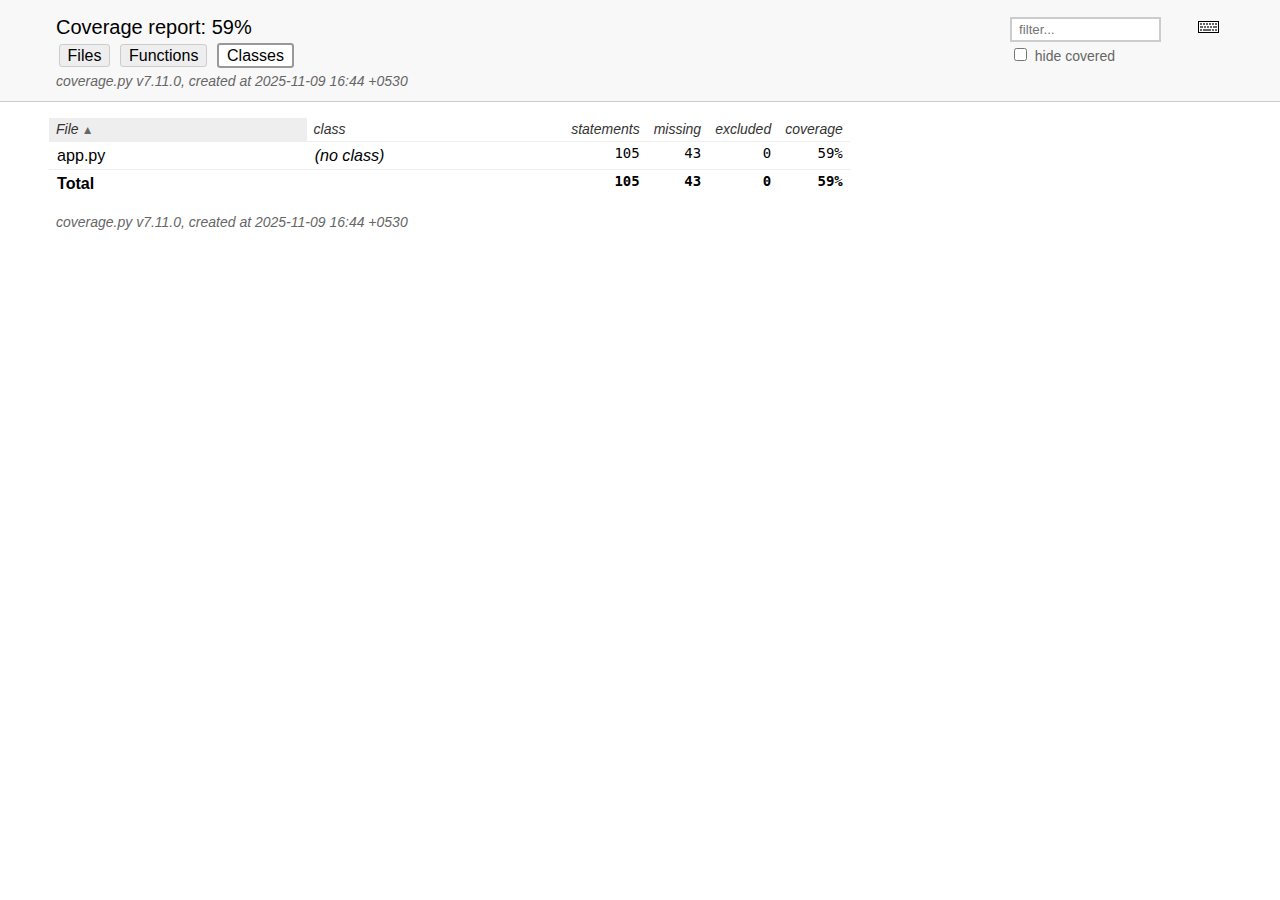
<file: htmlcov/class_index.html>
<!DOCTYPE html>
<html lang="en">
<head>
    <meta http-equiv="Content-Type" content="text/html; charset=utf-8">
    <title>Coverage report</title>
    <link rel="icon" sizes="32x32" href="favicon_32_cb_58284776.png">
    <link rel="stylesheet" href="style_cb_dca529e9.css" type="text/css">
    <script src="coverage_html_cb_497bf287.js" defer></script>
</head>
<body class="indexfile">
<header>
    <div class="content">
        <h1>Coverage report:
            <span class="pc_cov">59%</span>
        </h1>
        <aside id="help_panel_wrapper">
            <input id="help_panel_state" type="checkbox">
            <label for="help_panel_state">
                <img id="keyboard_icon" src="keybd_closed_cb_ce680311.png" alt="Show/hide keyboard shortcuts">
            </label>
            <div id="help_panel">
                <p class="legend">Shortcuts on this page</p>
                <div class="keyhelp">
                    <p>
                        <kbd>f</kbd>
                        <kbd>n</kbd>
                        <kbd>s</kbd>
                        <kbd>m</kbd>
                        <kbd>x</kbd>
                        <kbd>c</kbd>
                        &nbsp; change column sorting
                    </p>
                    <p>
                        <kbd>[</kbd>
                        <kbd>]</kbd>
                        &nbsp; prev/next file
                    </p>
                    <p>
                        <kbd>?</kbd> &nbsp; show/hide this help
                    </p>
                </div>
            </div>
        </aside>
        <form id="filter_container">
            <input id="filter" type="text" value="" placeholder="filter...">
            <div>
                <input id="hide100" type="checkbox" >
                <label for="hide100">hide covered</label>
            </div>
        </form>
        <h2>
                <a class="button" href="index.html">Files</a>
                <a class="button" href="function_index.html">Functions</a>
                <a class="button current">Classes</a>
        </h2>
        <p class="text">
            <a class="nav" href="https://coverage.readthedocs.io/en/7.11.0">coverage.py v7.11.0</a>,
            created at 2025-11-09 16:44 +0530
        </p>
    </div>
</header>
<main id="index">
    <table class="index" data-sortable>
        <thead>
            <tr class="tablehead" title="Click to sort">
                <th id="file" class="name left" aria-sort="none" data-shortcut="f">File<span class="arrows"></span></th>
                <th id="region" class="name left" aria-sort="none" data-default-sort-order="ascending" data-shortcut="n">class<span class="arrows"></span></th>
                <th id="statements" aria-sort="none" data-default-sort-order="descending" data-shortcut="s">statements<span class="arrows"></span></th>
                <th id="missing" aria-sort="none" data-default-sort-order="descending" data-shortcut="m">missing<span class="arrows"></span></th>
                <th id="excluded" aria-sort="none" data-default-sort-order="descending" data-shortcut="x">excluded<span class="arrows"></span></th>
                <th id="coverage" class="right" aria-sort="none" data-shortcut="c">coverage<span class="arrows"></span></th>
            </tr>
        </thead>
        <tbody>
            <tr class="region">
                <td class="name left"><a href="app_py.html">app.py</a></td>
                <td class="name left"><a href="app_py.html"><data value=''><span class='no-noun'>(no class)</span></data></a></td>
                <td>105</td>
                <td>43</td>
                <td>0</td>
                <td class="right" data-ratio="62 105">59%</td>
            </tr>
        </tbody>
        <tfoot>
            <tr class="total">
                <td class="name left">Total</td>
                <td class="name left">&nbsp;</td>
                <td>105</td>
                <td>43</td>
                <td>0</td>
                <td class="right" data-ratio="62 105">59%</td>
            </tr>
        </tfoot>
    </table>
    <p id="no_rows">
        No items found using the specified filter.
    </p>
</main>
<footer>
    <div class="content">
        <p>
            <a class="nav" href="https://coverage.readthedocs.io/en/7.11.0">coverage.py v7.11.0</a>,
            created at 2025-11-09 16:44 +0530
        </p>
    </div>
    <aside class="hidden">
        <a id="prevFileLink" class="nav" href=""></a>
        <a id="nextFileLink" class="nav" href=""></a>
        <button type="button" class="button_prev_file" data-shortcut="["></button>
        <button type="button" class="button_next_file" data-shortcut="]"></button>
        <button type="button" class="button_show_hide_help" data-shortcut="?"></button>
    </aside>
</footer>
</body>
</html>
</file>
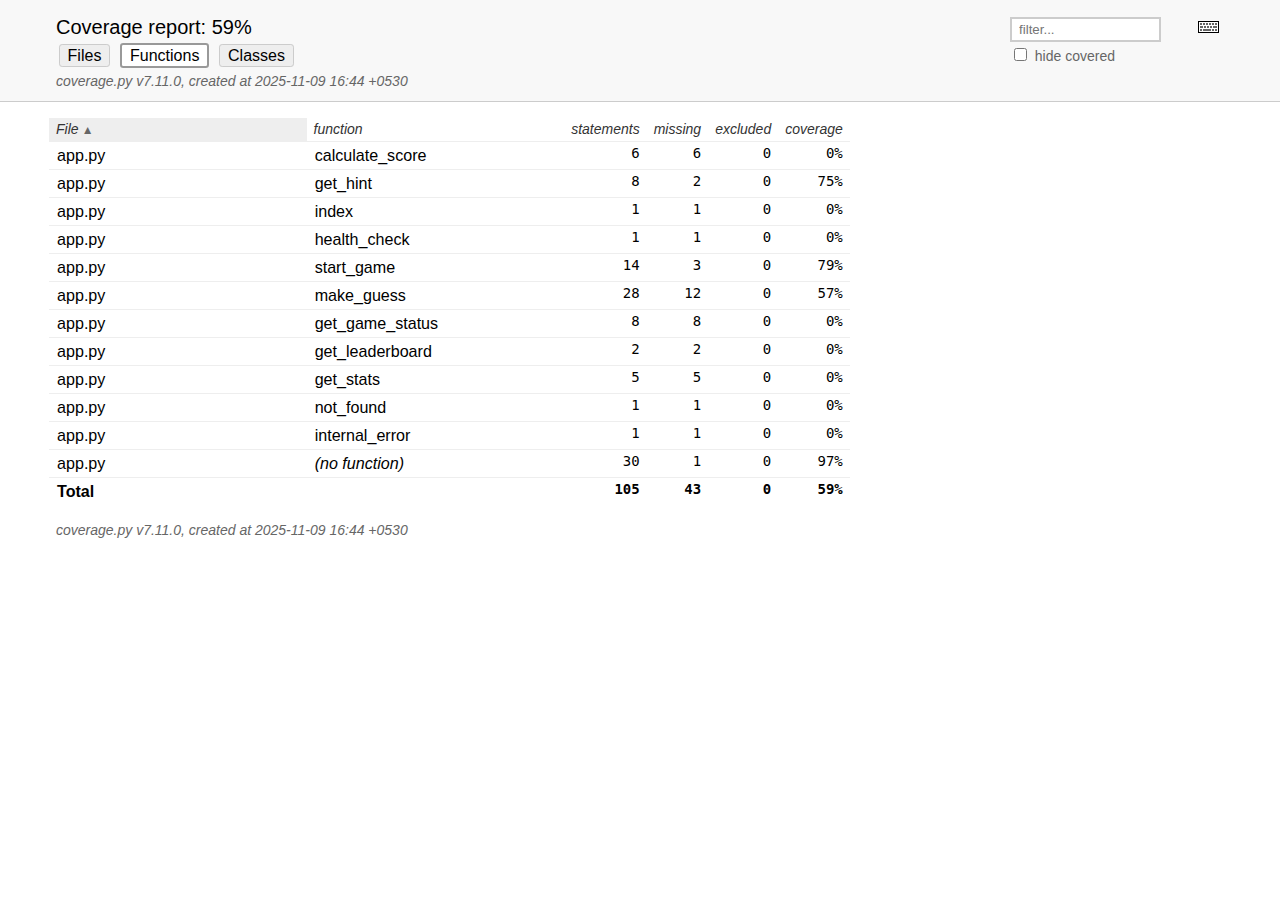
<file: htmlcov/function_index.html>
<!DOCTYPE html>
<html lang="en">
<head>
    <meta http-equiv="Content-Type" content="text/html; charset=utf-8">
    <title>Coverage report</title>
    <link rel="icon" sizes="32x32" href="favicon_32_cb_58284776.png">
    <link rel="stylesheet" href="style_cb_dca529e9.css" type="text/css">
    <script src="coverage_html_cb_497bf287.js" defer></script>
</head>
<body class="indexfile">
<header>
    <div class="content">
        <h1>Coverage report:
            <span class="pc_cov">59%</span>
        </h1>
        <aside id="help_panel_wrapper">
            <input id="help_panel_state" type="checkbox">
            <label for="help_panel_state">
                <img id="keyboard_icon" src="keybd_closed_cb_ce680311.png" alt="Show/hide keyboard shortcuts">
            </label>
            <div id="help_panel">
                <p class="legend">Shortcuts on this page</p>
                <div class="keyhelp">
                    <p>
                        <kbd>f</kbd>
                        <kbd>n</kbd>
                        <kbd>s</kbd>
                        <kbd>m</kbd>
                        <kbd>x</kbd>
                        <kbd>c</kbd>
                        &nbsp; change column sorting
                    </p>
                    <p>
                        <kbd>[</kbd>
                        <kbd>]</kbd>
                        &nbsp; prev/next file
                    </p>
                    <p>
                        <kbd>?</kbd> &nbsp; show/hide this help
                    </p>
                </div>
            </div>
        </aside>
        <form id="filter_container">
            <input id="filter" type="text" value="" placeholder="filter...">
            <div>
                <input id="hide100" type="checkbox" >
                <label for="hide100">hide covered</label>
            </div>
        </form>
        <h2>
                <a class="button" href="index.html">Files</a>
                <a class="button current">Functions</a>
                <a class="button" href="class_index.html">Classes</a>
        </h2>
        <p class="text">
            <a class="nav" href="https://coverage.readthedocs.io/en/7.11.0">coverage.py v7.11.0</a>,
            created at 2025-11-09 16:44 +0530
        </p>
    </div>
</header>
<main id="index">
    <table class="index" data-sortable>
        <thead>
            <tr class="tablehead" title="Click to sort">
                <th id="file" class="name left" aria-sort="none" data-shortcut="f">File<span class="arrows"></span></th>
                <th id="region" class="name left" aria-sort="none" data-default-sort-order="ascending" data-shortcut="n">function<span class="arrows"></span></th>
                <th id="statements" aria-sort="none" data-default-sort-order="descending" data-shortcut="s">statements<span class="arrows"></span></th>
                <th id="missing" aria-sort="none" data-default-sort-order="descending" data-shortcut="m">missing<span class="arrows"></span></th>
                <th id="excluded" aria-sort="none" data-default-sort-order="descending" data-shortcut="x">excluded<span class="arrows"></span></th>
                <th id="coverage" class="right" aria-sort="none" data-shortcut="c">coverage<span class="arrows"></span></th>
            </tr>
        </thead>
        <tbody>
            <tr class="region">
                <td class="name left"><a href="app_py.html#t21">app.py</a></td>
                <td class="name left"><a href="app_py.html#t21"><data value='calculate_score'>calculate_score</data></a></td>
                <td>6</td>
                <td>6</td>
                <td>0</td>
                <td class="right" data-ratio="0 6">0%</td>
            </tr>
            <tr class="region">
                <td class="name left"><a href="app_py.html#t33">app.py</a></td>
                <td class="name left"><a href="app_py.html#t33"><data value='get_hint'>get_hint</data></a></td>
                <td>8</td>
                <td>2</td>
                <td>0</td>
                <td class="right" data-ratio="6 8">75%</td>
            </tr>
            <tr class="region">
                <td class="name left"><a href="app_py.html#t48">app.py</a></td>
                <td class="name left"><a href="app_py.html#t48"><data value='index'>index</data></a></td>
                <td>1</td>
                <td>1</td>
                <td>0</td>
                <td class="right" data-ratio="0 1">0%</td>
            </tr>
            <tr class="region">
                <td class="name left"><a href="app_py.html#t55">app.py</a></td>
                <td class="name left"><a href="app_py.html#t55"><data value='health_check'>health_check</data></a></td>
                <td>1</td>
                <td>1</td>
                <td>0</td>
                <td class="right" data-ratio="0 1">0%</td>
            </tr>
            <tr class="region">
                <td class="name left"><a href="app_py.html#t64">app.py</a></td>
                <td class="name left"><a href="app_py.html#t64"><data value='start_game'>start_game</data></a></td>
                <td>14</td>
                <td>3</td>
                <td>0</td>
                <td class="right" data-ratio="11 14">79%</td>
            </tr>
            <tr class="region">
                <td class="name left"><a href="app_py.html#t111">app.py</a></td>
                <td class="name left"><a href="app_py.html#t111"><data value='make_guess'>make_guess</data></a></td>
                <td>28</td>
                <td>12</td>
                <td>0</td>
                <td class="right" data-ratio="16 28">57%</td>
            </tr>
            <tr class="region">
                <td class="name left"><a href="app_py.html#t198">app.py</a></td>
                <td class="name left"><a href="app_py.html#t198"><data value='get_game_status'>get_game_status</data></a></td>
                <td>8</td>
                <td>8</td>
                <td>0</td>
                <td class="right" data-ratio="0 8">0%</td>
            </tr>
            <tr class="region">
                <td class="name left"><a href="app_py.html#t225">app.py</a></td>
                <td class="name left"><a href="app_py.html#t225"><data value='get_leaderboard'>get_leaderboard</data></a></td>
                <td>2</td>
                <td>2</td>
                <td>0</td>
                <td class="right" data-ratio="0 2">0%</td>
            </tr>
            <tr class="region">
                <td class="name left"><a href="app_py.html#t237">app.py</a></td>
                <td class="name left"><a href="app_py.html#t237"><data value='get_stats'>get_stats</data></a></td>
                <td>5</td>
                <td>5</td>
                <td>0</td>
                <td class="right" data-ratio="0 5">0%</td>
            </tr>
            <tr class="region">
                <td class="name left"><a href="app_py.html#t256">app.py</a></td>
                <td class="name left"><a href="app_py.html#t256"><data value='not_found'>not_found</data></a></td>
                <td>1</td>
                <td>1</td>
                <td>0</td>
                <td class="right" data-ratio="0 1">0%</td>
            </tr>
            <tr class="region">
                <td class="name left"><a href="app_py.html#t260">app.py</a></td>
                <td class="name left"><a href="app_py.html#t260"><data value='internal_error'>internal_error</data></a></td>
                <td>1</td>
                <td>1</td>
                <td>0</td>
                <td class="right" data-ratio="0 1">0%</td>
            </tr>
            <tr class="region">
                <td class="name left"><a href="app_py.html">app.py</a></td>
                <td class="name left"><a href="app_py.html"><data value=''><span class='no-noun'>(no function)</span></data></a></td>
                <td>30</td>
                <td>1</td>
                <td>0</td>
                <td class="right" data-ratio="29 30">97%</td>
            </tr>
        </tbody>
        <tfoot>
            <tr class="total">
                <td class="name left">Total</td>
                <td class="name left">&nbsp;</td>
                <td>105</td>
                <td>43</td>
                <td>0</td>
                <td class="right" data-ratio="62 105">59%</td>
            </tr>
        </tfoot>
    </table>
    <p id="no_rows">
        No items found using the specified filter.
    </p>
</main>
<footer>
    <div class="content">
        <p>
            <a class="nav" href="https://coverage.readthedocs.io/en/7.11.0">coverage.py v7.11.0</a>,
            created at 2025-11-09 16:44 +0530
        </p>
    </div>
    <aside class="hidden">
        <a id="prevFileLink" class="nav" href=""></a>
        <a id="nextFileLink" class="nav" href=""></a>
        <button type="button" class="button_prev_file" data-shortcut="["></button>
        <button type="button" class="button_next_file" data-shortcut="]"></button>
        <button type="button" class="button_show_hide_help" data-shortcut="?"></button>
    </aside>
</footer>
</body>
</html>
</file>
<file: htmlcov/style_cb_dca529e9.css>
@charset "UTF-8";
/* Licensed under the Apache License: http://www.apache.org/licenses/LICENSE-2.0 */
/* For details: https://github.com/nedbat/coveragepy/blob/master/NOTICE.txt */
/* Don't edit this .css file. Edit the .scss file instead! */
html, body, h1, h2, h3, p, table, td, th { margin: 0; padding: 0; border: 0; font-weight: inherit; font-style: inherit; font-size: 100%; font-family: inherit; vertical-align: baseline; }

body { font-family: -apple-system, BlinkMacSystemFont, "Segoe UI", Roboto, Ubuntu, Cantarell, "Helvetica Neue", sans-serif; font-size: 1em; background: #fff; color: #000; }

@media (prefers-color-scheme: dark) { body { background: #1e1e1e; } }

@media (prefers-color-scheme: dark) { body { color: #eee; } }

html > body { font-size: 16px; }

a:active, a:focus { outline: 2px dashed #007acc; }

p { font-size: .875em; line-height: 1.4em; }

table { border-collapse: collapse; }

td { vertical-align: top; }

table tr.hidden { display: none !important; }

p#no_rows { display: none; font-size: 1.15em; font-family: -apple-system, BlinkMacSystemFont, "Segoe UI", Roboto, Ubuntu, Cantarell, "Helvetica Neue", sans-serif; }

a.nav { text-decoration: none; color: inherit; }

a.nav:hover { text-decoration: underline; color: inherit; }

.hidden { display: none; }

header { background: #f8f8f8; width: 100%; z-index: 2; border-bottom: 1px solid #ccc; }

@media (prefers-color-scheme: dark) { header { background: black; } }

@media (prefers-color-scheme: dark) { header { border-color: #333; } }

header .content { padding: 1rem 3.5rem; }

header h2 { margin-top: .5em; font-size: 1em; }

header h2 a.button { font-family: inherit; font-size: inherit; border: 1px solid; border-radius: .2em; background: #eee; color: inherit; text-decoration: none; padding: .1em .5em; margin: 1px calc(.1em + 1px); cursor: pointer; border-color: #ccc; }

@media (prefers-color-scheme: dark) { header h2 a.button { background: #333; } }

@media (prefers-color-scheme: dark) { header h2 a.button { border-color: #444; } }

header h2 a.button.current { border: 2px solid; background: #fff; border-color: #999; cursor: default; }

@media (prefers-color-scheme: dark) { header h2 a.button.current { background: #1e1e1e; } }

@media (prefers-color-scheme: dark) { header h2 a.button.current { border-color: #777; } }

header p.text { margin: .5em 0 -.5em; color: #666; font-style: italic; }

@media (prefers-color-scheme: dark) { header p.text { color: #aaa; } }

header.sticky { position: fixed; left: 0; right: 0; height: 2.5em; }

header.sticky .text { display: none; }

header.sticky h1, header.sticky h2 { font-size: 1em; margin-top: 0; display: inline-block; }

header.sticky .content { padding: 0.5rem 3.5rem; }

header.sticky .content p { font-size: 1em; }

header.sticky ~ #source { padding-top: 6.5em; }

main { position: relative; z-index: 1; }

footer { margin: 1rem 3.5rem; }

footer .content { padding: 0; color: #666; font-style: italic; }

@media (prefers-color-scheme: dark) { footer .content { color: #aaa; } }

#index { margin: 1rem 0 0 3.5rem; }

h1 { font-size: 1.25em; display: inline-block; }

#filter_container { float: right; margin: 0 2em 0 0; line-height: 1.66em; }

#filter_container #filter { width: 10em; padding: 0.2em 0.5em; border: 2px solid #ccc; background: #fff; color: #000; }

@media (prefers-color-scheme: dark) { #filter_container #filter { border-color: #444; } }

@media (prefers-color-scheme: dark) { #filter_container #filter { background: #1e1e1e; } }

@media (prefers-color-scheme: dark) { #filter_container #filter { color: #eee; } }

#filter_container #filter:focus { border-color: #007acc; }

#filter_container :disabled ~ label { color: #ccc; }

@media (prefers-color-scheme: dark) { #filter_container :disabled ~ label { color: #444; } }

#filter_container label { font-size: .875em; color: #666; }

@media (prefers-color-scheme: dark) { #filter_container label { color: #aaa; } }

header button { font-family: inherit; font-size: inherit; border: 1px solid; border-radius: .2em; background: #eee; color: inherit; text-decoration: none; padding: .1em .5em; margin: 1px calc(.1em + 1px); cursor: pointer; border-color: #ccc; }

@media (prefers-color-scheme: dark) { header button { background: #333; } }

@media (prefers-color-scheme: dark) { header button { border-color: #444; } }

header button:active, header button:focus { outline: 2px dashed #007acc; }

header button.run { background: #eeffee; }

@media (prefers-color-scheme: dark) { header button.run { background: #373d29; } }

header button.run.show_run { background: #dfd; border: 2px solid #00dd00; margin: 0 .1em; }

@media (prefers-color-scheme: dark) { header button.run.show_run { background: #373d29; } }

header button.mis { background: #ffeeee; }

@media (prefers-color-scheme: dark) { header button.mis { background: #4b1818; } }

header button.mis.show_mis { background: #fdd; border: 2px solid #ff0000; margin: 0 .1em; }

@media (prefers-color-scheme: dark) { header button.mis.show_mis { background: #4b1818; } }

header button.exc { background: #f7f7f7; }

@media (prefers-color-scheme: dark) { header button.exc { background: #333; } }

header button.exc.show_exc { background: #eee; border: 2px solid #808080; margin: 0 .1em; }

@media (prefers-color-scheme: dark) { header button.exc.show_exc { background: #333; } }

header button.par { background: #ffffd5; }

@media (prefers-color-scheme: dark) { header button.par { background: #650; } }

header button.par.show_par { background: #ffa; border: 2px solid #bbbb00; margin: 0 .1em; }

@media (prefers-color-scheme: dark) { header button.par.show_par { background: #650; } }

#help_panel, #source p .annotate.long { display: none; position: absolute; z-index: 999; background: #ffffcc; border: 1px solid #888; border-radius: .2em; color: #333; padding: .25em .5em; }

#source p .annotate.long { white-space: normal; float: right; top: 1.75em; right: 1em; height: auto; }

#help_panel_wrapper { float: right; position: relative; }

#keyboard_icon { margin: 5px; }

#help_panel_state { display: none; }

#help_panel { top: 25px; right: 0; padding: .75em; border: 1px solid #883; color: #333; }

#help_panel .keyhelp p { margin-top: .75em; }

#help_panel .legend { font-style: italic; margin-bottom: 1em; }

.indexfile #help_panel { width: 25em; }

.pyfile #help_panel { width: 18em; }

#help_panel_state:checked ~ #help_panel { display: block; }

kbd { border: 1px solid black; border-color: #888 #333 #333 #888; padding: .1em .35em; font-family: SFMono-Regular, Menlo, Monaco, Consolas, monospace; font-weight: bold; background: #eee; border-radius: 3px; }

#source { padding: 1em 0 1em 3.5rem; font-family: SFMono-Regular, Menlo, Monaco, Consolas, monospace; }

#source p { position: relative; white-space: pre; }

#source p * { box-sizing: border-box; }

#source p .n { float: left; text-align: right; width: 3.5rem; box-sizing: border-box; margin-left: -3.5rem; padding-right: 1em; color: #999; user-select: none; }

@media (prefers-color-scheme: dark) { #source p .n { color: #777; } }

#source p .n.highlight { background: #ffdd00; }

#source p .n a { scroll-margin-top: 6em; text-decoration: none; color: #999; }

@media (prefers-color-scheme: dark) { #source p .n a { color: #777; } }

#source p .n a:hover { text-decoration: underline; color: #999; }

@media (prefers-color-scheme: dark) { #source p .n a:hover { color: #777; } }

#source p .t { display: inline-block; width: 100%; box-sizing: border-box; margin-left: -.5em; padding-left: 0.3em; border-left: 0.2em solid #fff; }

@media (prefers-color-scheme: dark) { #source p .t { border-color: #1e1e1e; } }

#source p .t:hover { background: #f2f2f2; }

@media (prefers-color-scheme: dark) { #source p .t:hover { background: #282828; } }

#source p .t:hover ~ .r .annotate.long { display: block; }

#source p .t .com { color: #008000; font-style: italic; line-height: 1px; }

@media (prefers-color-scheme: dark) { #source p .t .com { color: #6a9955; } }

#source p .t .key { font-weight: bold; line-height: 1px; }

#source p .t .str, #source p .t .fst { color: #0451a5; }

@media (prefers-color-scheme: dark) { #source p .t .str, #source p .t .fst { color: #9cdcfe; } }

#source p.mis .t { border-left: 0.2em solid #ff0000; }

#source p.mis.show_mis .t { background: #fdd; }

@media (prefers-color-scheme: dark) { #source p.mis.show_mis .t { background: #4b1818; } }

#source p.mis.show_mis .t:hover { background: #f2d2d2; }

@media (prefers-color-scheme: dark) { #source p.mis.show_mis .t:hover { background: #532323; } }

#source p.mis.mis2 .t { border-left: 0.2em dotted #ff0000; }

#source p.mis.mis2.show_mis .t { background: #ffeeee; }

@media (prefers-color-scheme: dark) { #source p.mis.mis2.show_mis .t { background: #351b1b; } }

#source p.mis.mis2.show_mis .t:hover { background: #f2d2d2; }

@media (prefers-color-scheme: dark) { #source p.mis.mis2.show_mis .t:hover { background: #532323; } }

#source p.run .t { border-left: 0.2em solid #00dd00; }

#source p.run.show_run .t { background: #dfd; }

@media (prefers-color-scheme: dark) { #source p.run.show_run .t { background: #373d29; } }

#source p.run.show_run .t:hover { background: #d2f2d2; }

@media (prefers-color-scheme: dark) { #source p.run.show_run .t:hover { background: #404633; } }

#source p.run.run2 .t { border-left: 0.2em dotted #00dd00; }

#source p.run.run2.show_run .t { background: #eeffee; }

@media (prefers-color-scheme: dark) { #source p.run.run2.show_run .t { background: #2b2e24; } }

#source p.run.run2.show_run .t:hover { background: #d2f2d2; }

@media (prefers-color-scheme: dark) { #source p.run.run2.show_run .t:hover { background: #404633; } }

#source p.exc .t { border-left: 0.2em solid #808080; }

#source p.exc.show_exc .t { background: #eee; }

@media (prefers-color-scheme: dark) { #source p.exc.show_exc .t { background: #333; } }

#source p.exc.show_exc .t:hover { background: #e2e2e2; }

@media (prefers-color-scheme: dark) { #source p.exc.show_exc .t:hover { background: #3c3c3c; } }

#source p.exc.exc2 .t { border-left: 0.2em dotted #808080; }

#source p.exc.exc2.show_exc .t { background: #f7f7f7; }

@media (prefers-color-scheme: dark) { #source p.exc.exc2.show_exc .t { background: #292929; } }

#source p.exc.exc2.show_exc .t:hover { background: #e2e2e2; }

@media (prefers-color-scheme: dark) { #source p.exc.exc2.show_exc .t:hover { background: #3c3c3c; } }

#source p.par .t { border-left: 0.2em solid #bbbb00; }

#source p.par.show_par .t { background: #ffa; }

@media (prefers-color-scheme: dark) { #source p.par.show_par .t { background: #650; } }

#source p.par.show_par .t:hover { background: #f2f2a2; }

@media (prefers-color-scheme: dark) { #source p.par.show_par .t:hover { background: #6d5d0c; } }

#source p.par.par2 .t { border-left: 0.2em dotted #bbbb00; }

#source p.par.par2.show_par .t { background: #ffffd5; }

@media (prefers-color-scheme: dark) { #source p.par.par2.show_par .t { background: #423a0f; } }

#source p.par.par2.show_par .t:hover { background: #f2f2a2; }

@media (prefers-color-scheme: dark) { #source p.par.par2.show_par .t:hover { background: #6d5d0c; } }

#source p .r { position: absolute; top: 0; right: 2.5em; font-family: -apple-system, BlinkMacSystemFont, "Segoe UI", Roboto, Ubuntu, Cantarell, "Helvetica Neue", sans-serif; }

#source p .annotate { font-family: -apple-system, BlinkMacSystemFont, "Segoe UI", Roboto, Ubuntu, Cantarell, "Helvetica Neue", sans-serif; color: #666; padding-right: .5em; }

@media (prefers-color-scheme: dark) { #source p .annotate { color: #ddd; } }

#source p .annotate.short:hover ~ .long { display: block; }

#source p .annotate.long { width: 30em; right: 2.5em; }

#source p input { display: none; }

#source p input ~ .r label.ctx { cursor: pointer; border-radius: .25em; }

#source p input ~ .r label.ctx::before { content: "▶ "; }

#source p input ~ .r label.ctx:hover { background: #e8f4ff; color: #666; }

@media (prefers-color-scheme: dark) { #source p input ~ .r label.ctx:hover { background: #0f3a42; } }

@media (prefers-color-scheme: dark) { #source p input ~ .r label.ctx:hover { color: #aaa; } }

#source p input:checked ~ .r label.ctx { background: #d0e8ff; color: #666; border-radius: .75em .75em 0 0; padding: 0 .5em; margin: -.25em 0; }

@media (prefers-color-scheme: dark) { #source p input:checked ~ .r label.ctx { background: #056; } }

@media (prefers-color-scheme: dark) { #source p input:checked ~ .r label.ctx { color: #aaa; } }

#source p input:checked ~ .r label.ctx::before { content: "▼ "; }

#source p input:checked ~ .ctxs { padding: .25em .5em; overflow-y: scroll; max-height: 10.5em; }

#source p label.ctx { color: #999; display: inline-block; padding: 0 .5em; font-size: .8333em; }

@media (prefers-color-scheme: dark) { #source p label.ctx { color: #777; } }

#source p .ctxs { display: block; max-height: 0; overflow-y: hidden; transition: all .2s; padding: 0 .5em; font-family: -apple-system, BlinkMacSystemFont, "Segoe UI", Roboto, Ubuntu, Cantarell, "Helvetica Neue", sans-serif; white-space: nowrap; background: #d0e8ff; border-radius: .25em; margin-right: 1.75em; text-align: right; }

@media (prefers-color-scheme: dark) { #source p .ctxs { background: #056; } }

#index { font-family: SFMono-Regular, Menlo, Monaco, Consolas, monospace; font-size: 0.875em; }

#index table.index { margin-left: -.5em; }

#index td, #index th { text-align: right; padding: .25em .5em; border-bottom: 1px solid #eee; }

@media (prefers-color-scheme: dark) { #index td, #index th { border-color: #333; } }

#index td.name, #index th.name { text-align: left; width: auto; font-family: -apple-system, BlinkMacSystemFont, "Segoe UI", Roboto, Ubuntu, Cantarell, "Helvetica Neue", sans-serif; min-width: 15em; }

#index th { font-family: -apple-system, BlinkMacSystemFont, "Segoe UI", Roboto, Ubuntu, Cantarell, "Helvetica Neue", sans-serif; font-style: italic; color: #333; cursor: pointer; }

@media (prefers-color-scheme: dark) { #index th { color: #ddd; } }

#index th:hover { background: #eee; }

@media (prefers-color-scheme: dark) { #index th:hover { background: #333; } }

#index th .arrows { color: #666; font-size: 85%; font-family: sans-serif; font-style: normal; pointer-events: none; }

#index th[aria-sort="ascending"], #index th[aria-sort="descending"] { white-space: nowrap; background: #eee; padding-left: .5em; }

@media (prefers-color-scheme: dark) { #index th[aria-sort="ascending"], #index th[aria-sort="descending"] { background: #333; } }

#index th[aria-sort="ascending"] .arrows::after { content: " ▲"; }

#index th[aria-sort="descending"] .arrows::after { content: " ▼"; }

#index td.name { font-size: 1.15em; }

#index td.name a { text-decoration: none; color: inherit; }

#index td.name .no-noun { font-style: italic; }

#index tr.total td, #index tr.total_dynamic td { font-weight: bold; border-top: 1px solid #ccc; border-bottom: none; }

#index tr.region:hover { background: #eee; }

@media (prefers-color-scheme: dark) { #index tr.region:hover { background: #333; } }

#index tr.region:hover td.name { text-decoration: underline; color: inherit; }

#scroll_marker { position: fixed; z-index: 3; right: 0; top: 0; width: 16px; height: 100%; background: #fff; border-left: 1px solid #eee; will-change: transform; }

@media (prefers-color-scheme: dark) { #scroll_marker { background: #1e1e1e; } }

@media (prefers-color-scheme: dark) { #scroll_marker { border-color: #333; } }

#scroll_marker .marker { background: #ccc; position: absolute; min-height: 3px; width: 100%; }

@media (prefers-color-scheme: dark) { #scroll_marker .marker { background: #444; } }
</file>
<file: static/css/style.css>
/* Spider-Guesser Spiderman Theme Styles */

* {
    margin: 0;
    padding: 0;
    box-sizing: border-box;
}

body {
    font-family: 'Segoe UI', Tahoma, Geneva, Verdana, sans-serif;
    background: linear-gradient(135deg, #1a1a2e 0%, #16213e 50%, #0f3460 100%);
    color: #fff;
    min-height: 100vh;
    display: flex;
    justify-content: center;
    align-items: center;
    padding: 20px;
    position: relative;
    overflow-x: hidden;
}

/* Spider Web Background Effect */
.web-background {
    position: fixed;
    top: 0;
    left: 0;
    width: 100%;
    height: 100%;
    background-image: 
        radial-gradient(circle at 20% 30%, rgba(255, 0, 0, 0.1) 0%, transparent 50%),
        radial-gradient(circle at 80% 70%, rgba(0, 119, 182, 0.1) 0%, transparent 50%);
    pointer-events: none;
    z-index: 0;
}

.web-background::before {
    content: '';
    position: absolute;
    top: 0;
    left: 0;
    width: 100%;
    height: 100%;
    background-image: 
        repeating-linear-gradient(45deg, transparent, transparent 35px, rgba(255, 255, 255, 0.02) 35px, rgba(255, 255, 255, 0.02) 70px);
    animation: webMove 20s linear infinite;
}

@keyframes webMove {
    0% { transform: translateX(0); }
    100% { transform: translateX(70px); }
}

/* Container */
.container {
    max-width: 600px;
    width: 100%;
    position: relative;
    z-index: 1;
}

/* Header */
.game-header {
    text-align: center;
    margin-bottom: 30px;
    animation: slideDown 0.6s ease;
}

@keyframes slideDown {
    from {
        opacity: 0;
        transform: translateY(-30px);
    }
    to {
        opacity: 1;
        transform: translateY(0);
    }
}

.spider-logo {
    font-size: 4rem;
    animation: swing 2s ease-in-out infinite;
    display: inline-block;
}

@keyframes swing {
    0%, 100% { transform: rotate(-5deg); }
    50% { transform: rotate(5deg); }
}

.game-title {
    font-size: 3rem;
    font-weight: bold;
    background: linear-gradient(135deg, #ff0000, #0077b6);
    -webkit-background-clip: text;
    -webkit-text-fill-color: transparent;
    background-clip: text;
    letter-spacing: 2px;
    text-shadow: 0 0 20px rgba(255, 0, 0, 0.3);
}

.subtitle {
    color: #aaa;
    font-style: italic;
    margin-top: 10px;
}

/* Card Styles */
.card {
    background: rgba(255, 255, 255, 0.05);
    backdrop-filter: blur(10px);
    border: 2px solid rgba(255, 255, 255, 0.1);
    border-radius: 20px;
    padding: 40px;
    box-shadow: 0 8px 32px rgba(0, 0, 0, 0.3);
    animation: fadeIn 0.6s ease;
}

@keyframes fadeIn {
    from {
        opacity: 0;
        transform: scale(0.95);
    }
    to {
        opacity: 1;
        transform: scale(1);
    }
}

.card h2 {
    text-align: center;
    margin-bottom: 30px;
    font-size: 1.8rem;
    color: #ff0000;
    text-shadow: 0 0 10px rgba(255, 0, 0, 0.5);
}

/* Screen Management */
.screen {
    display: none;
}

.screen.active {
    display: block;
}

/* Form Styles */
.form-group {
    margin-bottom: 25px;
}

.form-group label {
    display: block;
    margin-bottom: 10px;
    font-weight: 600;
    color: #ddd;
}

.label-icon {
    margin-right: 8px;
    font-size: 1.2rem;
}

input[type="text"],
input[type="number"] {
    width: 100%;
    padding: 15px;
    border: 2px solid rgba(255, 255, 255, 0.2);
    border-radius: 10px;
    background: rgba(255, 255, 255, 0.1);
    color: #fff;
    font-size: 1rem;
    transition: all 0.3s ease;
}

input[type="text"]:focus,
input[type="number"]:focus {
    outline: none;
    border-color: #ff0000;
    box-shadow: 0 0 15px rgba(255, 0, 0, 0.3);
}

input::placeholder {
    color: rgba(255, 255, 255, 0.5);
}

/* Difficulty Buttons */
.difficulty-buttons {
    display: flex;
    gap: 10px;
    flex-wrap: wrap;
}

.difficulty-btn {
    flex: 1;
    min-width: 150px;
    padding: 20px 10px;
    border: 2px solid rgba(255, 255, 255, 0.2);
    border-radius: 12px;
    background: rgba(255, 255, 255, 0.05);
    color: #fff;
    cursor: pointer;
    transition: all 0.3s ease;
    display: flex;
    flex-direction: column;
    align-items: center;
    gap: 8px;
}

.difficulty-btn:hover {
    transform: translateY(-3px);
    border-color: #ff0000;
    box-shadow: 0 5px 20px rgba(255, 0, 0, 0.3);
}

.difficulty-btn.active {
    background: linear-gradient(135deg, rgba(255, 0, 0, 0.3), rgba(0, 119, 182, 0.3));
    border-color: #ff0000;
}

.diff-emoji {
    font-size: 2rem;
}

.diff-name {
    font-weight: 600;
    font-size: 1.1rem;
}

.diff-range {
    font-size: 0.85rem;
    color: #aaa;
}

/* Buttons */
.btn {
    width: 100%;
    padding: 15px;
    border: none;
    border-radius: 10px;
    font-size: 1.1rem;
    font-weight: 600;
    cursor: pointer;
    transition: all 0.3s ease;
    text-transform: uppercase;
    letter-spacing: 1px;
}

.btn-primary {
    background: linear-gradient(135deg, #ff0000, #cc0000);
    color: #fff;
    box-shadow: 0 4px 15px rgba(255, 0, 0, 0.4);
}

.btn-primary:hover {
    transform: translateY(-2px);
    box-shadow: 0 6px 20px rgba(255, 0, 0, 0.6);
}

.btn-guess {
    background: linear-gradient(135deg, #0077b6, #005a8d);
    color: #fff;
    padding: 15px 30px;
    width: auto;
}

.btn-guess:hover {
    transform: translateY(-2px);
    box-shadow: 0 6px 20px rgba(0, 119, 182, 0.6);
}

/* Game Info */
.game-info {
    display: flex;
    justify-content: space-between;
    margin-bottom: 20px;
    padding: 15px;
    background: rgba(255, 255, 255, 0.05);
    border-radius: 10px;
    flex-wrap: wrap;
    gap: 10px;
}

.info-item {
    display: flex;
    flex-direction: column;
    gap: 5px;
}

.info-label {
    font-size: 0.85rem;
    color: #aaa;
}

/* Attempts Tracker */
.attempts-tracker {
    text-align: center;
    margin: 25px 0;
    padding: 20px;
    background: rgba(255, 0, 0, 0.1);
    border-radius: 12px;
    border: 2px solid rgba(255, 0, 0, 0.3);
}

.attempts-text {
    display: block;
    font-size: 0.9rem;
    color: #aaa;
    margin-bottom: 10px;
}

.web-shots {
    font-size: 2.5rem;
    font-weight: bold;
    color: #ff0000;
    text-shadow: 0 0 10px rgba(255, 0, 0, 0.5);
}

/* Guess Input */
.guess-input-group {
    display: flex;
    gap: 10px;
    margin: 25px 0;
}

.guess-input-group input {
    flex: 1;
}

/* Hint Box */
.hint-box {
    margin: 25px 0;
    padding: 20px;
    background: rgba(255, 255, 255, 0.05);
    border-left: 4px solid #ff0000;
    border-radius: 10px;
    display: flex;
    align-items: center;
    gap: 15px;
    animation: slideIn 0.4s ease;
}

@keyframes slideIn {
    from {
        opacity: 0;
        transform: translateX(-20px);
    }
    to {
        opacity: 1;
        transform: translateX(0);
    }
}

.hint-box.hidden {
    display: none;
}

.hint-icon {
    font-size: 2rem;
}

.hint-text {
    flex: 1;
    font-size: 1.1rem;
    color: #fff;
}

/* Guess List */
.guess-list {
    margin-top: 25px;
    max-height: 200px;
    overflow-y: auto;
}

.guess-item {
    padding: 12px;
    margin-bottom: 8px;
    background: rgba(255, 255, 255, 0.05);
    border-radius: 8px;
    display: flex;
    justify-content: space-between;
    align-items: center;
    animation: slideIn 0.3s ease;
}

.guess-number {
    font-weight: 600;
    font-size: 1.1rem;
}

.guess-hint {
    color: #aaa;
    font-size: 0.9rem;
}

/* Result Screen */
.result-card {
    text-align: center;
}

.result-emoji {
    font-size: 5rem;
    margin-bottom: 20px;
    animation: bounce 0.6s ease;
}

@keyframes bounce {
    0%, 100% { transform: translateY(0); }
    50% { transform: translateY(-20px); }
}

.result-title {
    font-size: 2rem;
    margin-bottom: 15px;
    color: #ff0000;
}

.result-message {
    font-size: 1.1rem;
    color: #ddd;
    margin-bottom: 25px;
}

.score-display {
    margin: 30px 0;
    padding: 25px;
    background: linear-gradient(135deg, rgba(255, 0, 0, 0.2), rgba(0, 119, 182, 0.2));
    border-radius: 15px;
}

.score-display.hidden {
    display: none;
}

.score-label {
    font-size: 1rem;
    color: #aaa;
    margin-bottom: 10px;
}

.score-value {
    font-size: 3.5rem;
    font-weight: bold;
    color: #ff0000;
    text-shadow: 0 0 20px rgba(255, 0, 0, 0.5);
}

.result-stats {
    margin: 25px 0;
    padding: 20px;
    background: rgba(255, 255, 255, 0.05);
    border-radius: 10px;
}

.stat-item {
    display: flex;
    justify-content: space-between;
    padding: 10px 0;
    border-bottom: 1px solid rgba(255, 255, 255, 0.1);
}

.stat-item:last-child {
    border-bottom: none;
}

.stat-label {
    color: #aaa;
}

.stat-value {
    font-weight: 600;
    color: #ff0000;
}

/* Leaderboard */
.leaderboard-toggle {
    position: fixed;
    bottom: 30px;
    right: 30px;
    padding: 15px 25px;
    background: linear-gradient(135deg, #ffd700, #ffed4e);
    color: #000;
    border: none;
    border-radius: 50px;
    font-weight: 600;
    cursor: pointer;
    box-shadow: 0 4px 15px rgba(255, 215, 0, 0.4);
    transition: all 0.3s ease;
    z-index: 100;
}

.leaderboard-toggle:hover {
    transform: translateY(-3px);
    box-shadow: 0 6px 20px rgba(255, 215, 0, 0.6);
}

.popup {
    position: fixed;
    top: 0;
    left: 0;
    width: 100%;
    height: 100%;
    background: rgba(0, 0, 0, 0.8);
    display: flex;
    justify-content: center;
    align-items: center;
    z-index: 1000;
    animation: fadeIn 0.3s ease;
}

.popup.hidden {
    display: none;
}

.popup-content {
    background: linear-gradient(135deg, #1a1a2e, #16213e);
    border: 2px solid rgba(255, 255, 255, 0.2);
    border-radius: 20px;
    padding: 40px;
    max-width: 500px;
    width: 90%;
    max-height: 80vh;
    overflow-y: auto;
    position: relative;
}

.popup-close {
    position: absolute;
    top: 15px;
    right: 15px;
    background: rgba(255, 0, 0, 0.2);
    border: none;
    color: #fff;
    font-size: 1.5rem;
    width: 40px;
    height: 40px;
    border-radius: 50%;
    cursor: pointer;
    transition: all 0.3s ease;
}

.popup-close:hover {
    background: rgba(255, 0, 0, 0.4);
    transform: rotate(90deg);
}

.popup-content h2 {
    text-align: center;
    margin-bottom: 25px;
    color: #ffd700;
}

.leaderboard-list {
    display: flex;
    flex-direction: column;
    gap: 12px;
}

.leaderboard-item {
    padding: 15px;
    background: rgba(255, 255, 255, 0.05);
    border-radius: 10px;
    display: flex;
    justify-content: space-between;
    align-items: center;
    transition: all 0.3s ease;
}

.leaderboard-item:hover {
    background: rgba(255, 255, 255, 0.1);
    transform: translateX(5px);
}

.leaderboard-rank {
    font-size: 1.5rem;
    font-weight: bold;
    color: #ffd700;
    width: 40px;
}

.leaderboard-info {
    flex: 1;
    padding: 0 15px;
}

.leaderboard-name {
    font-weight: 600;
    font-size: 1.1rem;
}

.leaderboard-details {
    font-size: 0.85rem;
    color: #aaa;
    margin-top: 5px;
}

.leaderboard-score {
    font-size: 1.5rem;
    font-weight: bold;
    color: #ff0000;
}

.loading {
    text-align: center;
    color: #aaa;
    padding: 30px;
}

/* Responsive */
@media (max-width: 600px) {
    .game-title {
        font-size: 2rem;
    }
    
    .difficulty-buttons {
        flex-direction: column;
    }
    
    .difficulty-btn {
        min-width: 100%;
    }
    
    .game-info {
        flex-direction: column;
    }
    
    .leaderboard-toggle {
        bottom: 20px;
        right: 20px;
        padding: 12px 20px;
        font-size: 0.9rem;
    }
}
</file>
